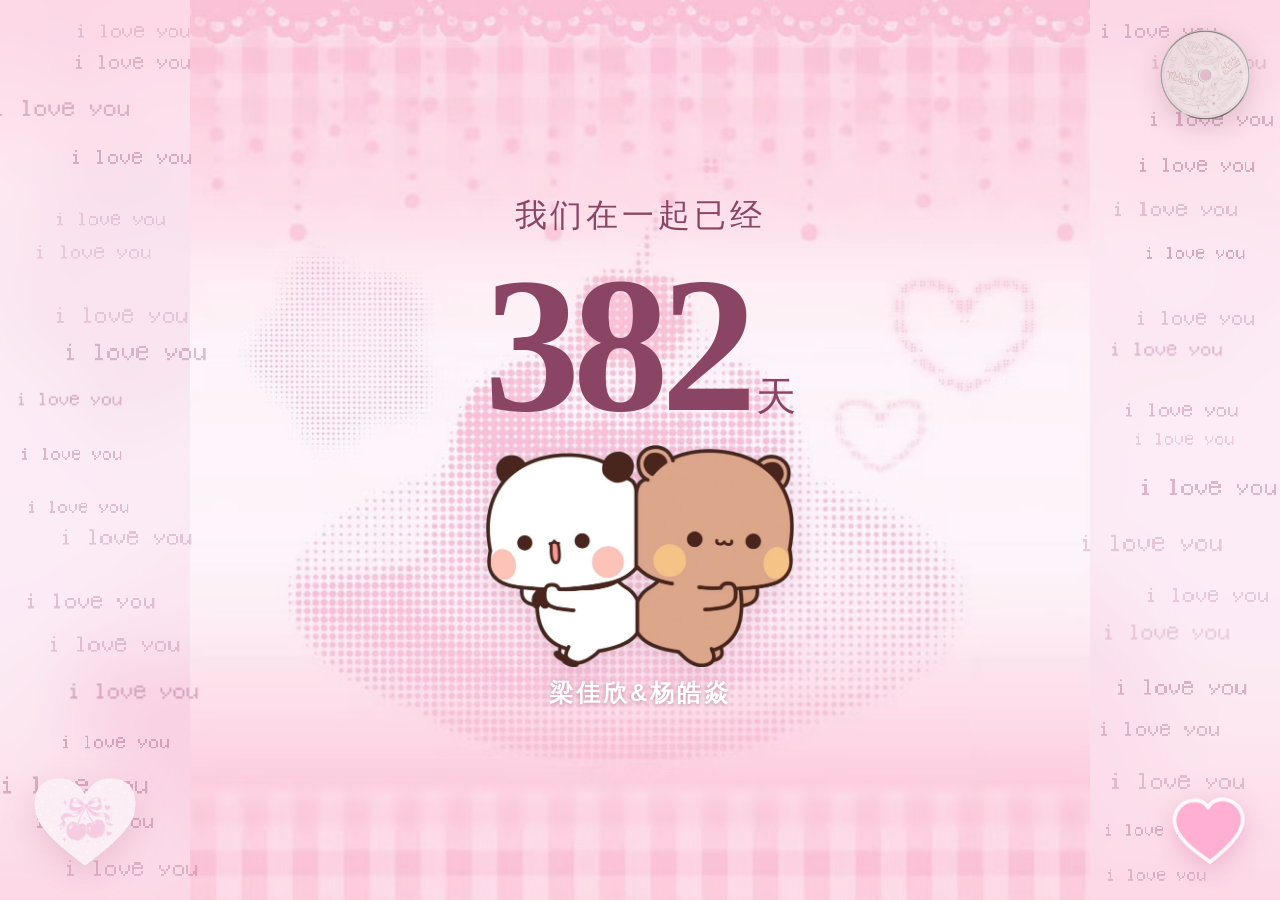
<file: index.html>
<!doctype html>
<html lang="zh-CN">
<head>
  <meta charset="utf-8">
  <meta name="viewport" content="width=device-width, initial-scale=1.0">
  <title>我们在一起已经</title>
  <link rel="stylesheet" href="styles.css">
  <link rel="stylesheet" href="cute-nav.css">
</head>
<body>
  <div id="stars" class="stars" aria-hidden="true"></div>
  <div id="love-layer" class="love-layer" aria-hidden="true"></div>
  <button class="disc-button" id="disc-button" type="button" aria-label="播放音乐" title="播放音乐" aria-pressed="false">
    <img src="assets/disc-button.png" alt="">
  </button>
  <audio id="bg-music" src="assets/music.mp3" preload="auto" loop aria-hidden="true"></audio>
  <main>
    <h1>我们在一起已经</h1>
    <p class="days"><span id="days-count">317</span><span class="unit">天</span></p>
    <a class="couple-link" href="second.html" aria-label="进入第二页">
      <img class="couple" id="couple-image" src="assets/couple.png" alt="两只小熊相拥">
    </a>
    <p class="names" id="names">梁佳欣&amp;杨皓焱</p>
  </main>
  <button class="love-corner-button" id="love-corner-button" type="button" aria-label="进入旋转木马" title="进入旋转木马">
    <img src="assets/love-heart.png" alt="">
  </button>
  <button class="next-corner-button cute-next-arrow" id="next-corner-button" type="button" aria-label="回答一个问题" aria-haspopup="dialog" aria-controls="choice-modal">
    <svg viewBox="0 0 32 30" aria-hidden="true" focusable="false">
  <path class="heart-shape" d="M16 27.5C13.7 25.4 2 18.1 2 10.4 2 5.8 5.7 2 10.4 2c2.5 0 4.6 1.3 5.6 3.3C17 3.3 19.1 2 21.6 2 26.3 2 30 5.8 30 10.4c0 7.7-11.7 15-14 17.1z"></path>
</svg>
    </button>
  <div class="choice-modal" id="choice-modal" hidden>
    <div class="choice-dialog" role="dialog" aria-modal="true" aria-labelledby="choice-question">
      <div class="choice-question-row">
        <img class="choice-sticker" src="emotion_download_1794759835195(1).gif" alt="" aria-hidden="true">
        <p class="choice-question" id="choice-question">宝宝是不是最爱我啦？</p>
      </div>
      <div class="choice-actions">
        <a class="choice-button choice-yes" id="choice-yes" href="envelope.html">是</a>
        <button class="choice-button choice-no" id="choice-no" type="button">不是</button>
      </div>
    </div>
  </div>
  <noscript>
    <p>请启用 JavaScript 以显示动态天数。</p>
  </noscript>
  <script src="script.js"></script>
</body>
</html>
</file>
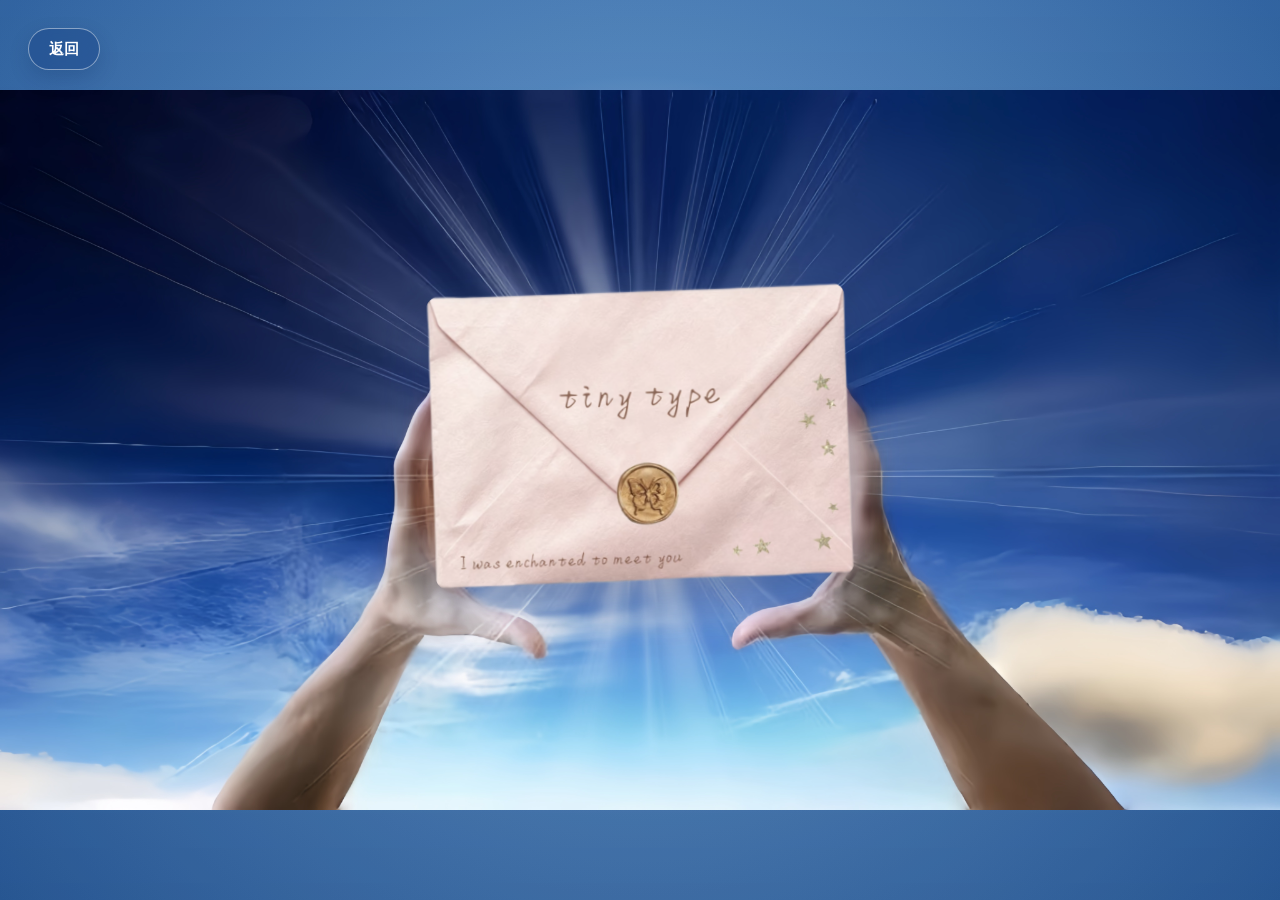
<file: envelope.html>
<!doctype html>
<html lang="zh-CN">
<head>
  <meta charset="utf-8">
  <meta name="viewport" content="width=device-width, initial-scale=1.0">
  <title>给你的一封信</title>
  <link rel="stylesheet" href="envelope.css">
</head>
<body>
  <a class="envelope-back" href="index.html" aria-label="返回首页">返回</a>
  <main class="envelope-scene" aria-label="信封按钮">
    <div class="hands-art">
      <img class="hands-image" src="assets/hands-bg.jpg" alt="">
      <button class="envelope-button" id="envelope-button" type="button" aria-label="打开信封">
        <span class="envelope-glow" aria-hidden="true"></span>
        <img src="assets/envelope.png" alt="">
      </button>
    </div>
  </main>
  <script src="envelope.js"></script>
</body>
</html>
</file>
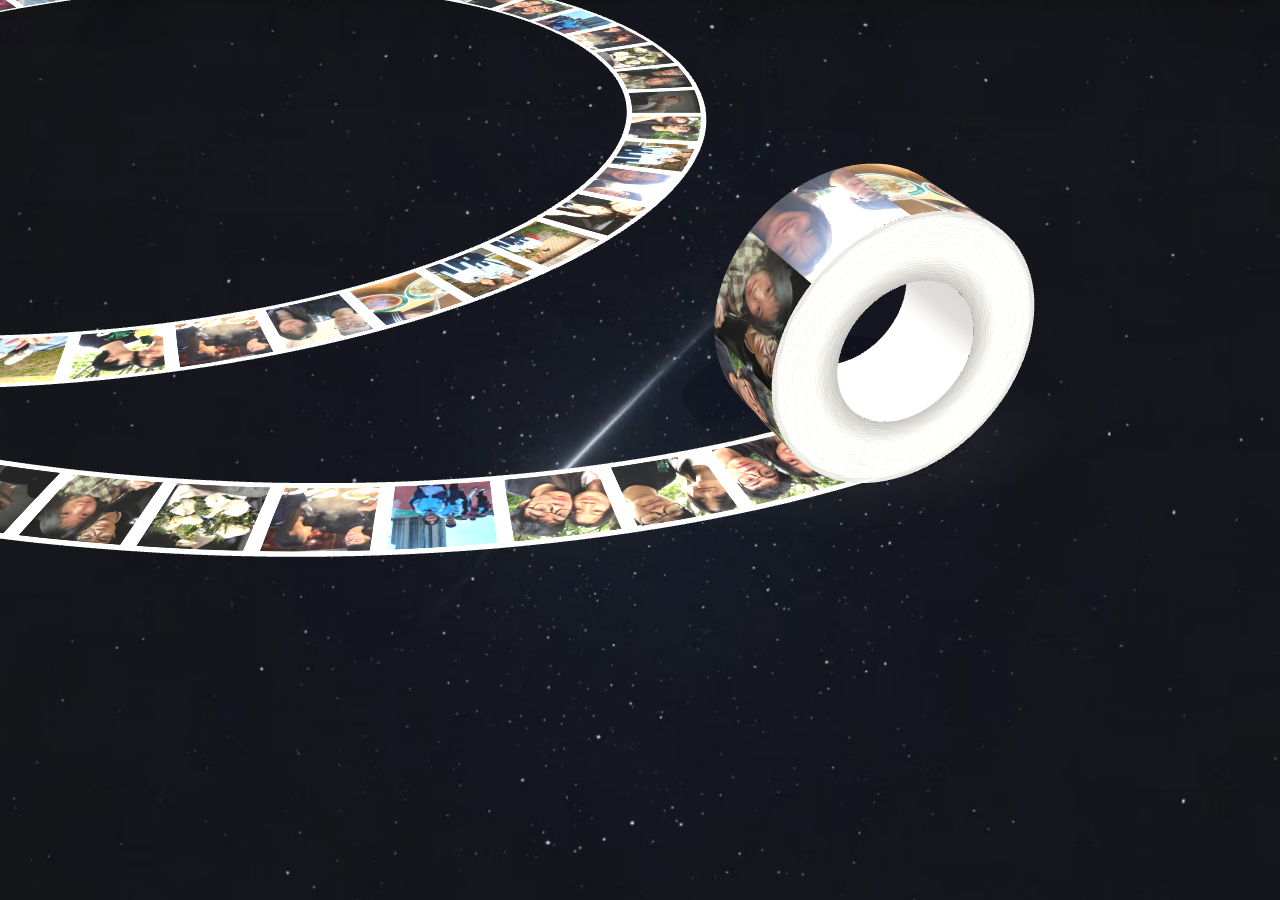
<file: gallery.html>
<!doctype html>
<html lang="en">
  <head>
    <meta charset="UTF-8" />
    <meta
      name="viewport"
      content="width=device-width, initial-scale=1.0, maximum-scale=1.0, user-scalable=no"
    />
    <title>AI 瓒呯骇涓汉</title>
    <style>
      * {
        margin: 0;
        padding: 0;
        box-sizing: border-box;
      }
      html,
      body {
        width: 100%;
        height: 100%;
        overflow: hidden;
        background: #05060b url("./assets/gallery/starry-bg.png") center / cover no-repeat fixed;
        font-family:
          -apple-system, BlinkMacSystemFont, "Segoe UI", Helvetica, Arial,
          sans-serif;
        -webkit-font-smoothing: antialiased;
        touch-action: none;
        user-select: none;
        -webkit-user-select: none;
      }
      #stage {
        position: fixed;
        inset: 0;
        display: block;
        cursor: grab;
      }
      #stage:active {
        cursor: grabbing;
      }

      .hud {
        position: fixed;
        color: #141414;
        z-index: 10;
        pointer-events: none;
        opacity: 0;
      }

      #brand {
        top: 34px;
        left: 40px;
        display: flex;
        align-items: baseline;
        gap: 14px;
      }
      #brand .mark {
        font-size: 30px;
        font-weight: 800;
        letter-spacing: -0.06em;
        font-style: italic;
      }
      #brand .mark sup {
        font-size: 10px;
        font-style: normal;
        font-weight: 600;
        vertical-align: super;
        letter-spacing: 0;
      }
      #brand .sub {
        font-size: 10px;
        font-weight: 600;
        letter-spacing: 0.32em;
        text-transform: uppercase;
        color: #6a6a6e;
      }

      #edition {
        top: 40px;
        right: 40px;
        text-align: right;
        font-size: 10px;
        font-weight: 600;
        letter-spacing: 0.28em;
        text-transform: uppercase;
        color: #6a6a6e;
        line-height: 1.9;
      }
      #edition b {
        color: #141414;
      }

      #counter {
        bottom: 36px;
        right: 40px;
        text-align: right;
      }
      #counter .num {
        font-size: 40px;
        font-weight: 800;
        letter-spacing: -0.03em;
        font-variant-numeric: tabular-nums;
        line-height: 1;
      }
      #counter .lbl {
        margin-top: 6px;
        font-size: 9px;
        font-weight: 600;
        letter-spacing: 0.32em;
        text-transform: uppercase;
        color: #6a6a6e;
      }

      #hint {
        bottom: 40px;
        left: 40px;
        font-size: 10px;
        font-weight: 600;
        letter-spacing: 0.28em;
        text-transform: uppercase;
        color: #6a6a6e;
        display: flex;
        align-items: center;
        gap: 12px;
      }
      #hint .dot {
        width: 7px;
        height: 7px;
        border-radius: 50%;
        background: #e4551f;
        animation: pulse 1.8s ease-in-out infinite;
      }
      @keyframes pulse {
        0%,
        100% {
          transform: scale(1);
          opacity: 1;
        }
        50% {
          transform: scale(1.5);
          opacity: 0.45;
        }
      }

      #meter {
        bottom: 108px;
        right: 40px;
        width: 120px;
        height: 2px;
        background: rgba(20, 20, 20, 0.12);
        overflow: hidden;
      }
      #meter .fill {
        height: 100%;
        width: 0%;
        background: #141414;
        transition: width 0.15s linear;
      }

      @media (max-width: 720px) {
        #brand {
          top: 22px;
          left: 22px;
        }
        #edition {
          top: 26px;
          right: 22px;
        }
        #counter {
          bottom: 24px;
          right: 22px;
        }
        #counter .num {
          font-size: 30px;
        }
        #hint {
          bottom: 28px;
          left: 22px;
          letter-spacing: 0.2em;
        }
        #meter {
          display: none;
        }
      }
      @media (prefers-reduced-motion: reduce) {
        #hint .dot {
          animation: none;
        }
      }
      .gallery-fallback {
        position: fixed;
        inset: 0;
        display: none;
        align-items: center;
        overflow: hidden;
        background:
          linear-gradient(135deg, rgba(4, 7, 16, 0.12), rgba(4, 7, 16, 0.42)),
          url("./assets/gallery/starry-bg.png") center / cover no-repeat;
      }
      .gallery-fallback.is-visible {
        display: flex;
      }
      .gallery-fallback-track {
        display: flex;
        gap: 18px;
        padding-left: 18px;
        animation: gallery-fallback-scroll 58s linear infinite;
      }
      .gallery-fallback img {
        display: block;
        width: min(38vw, 240px);
        height: min(52vh, 340px);
        object-fit: cover;
        border: 9px solid #fffdfb;
        border-radius: 12px;
        box-shadow: 0 16px 30px rgba(120, 70, 90, 0.18);
      }
      @keyframes gallery-fallback-scroll {
        to {
          transform: translateX(-50%);
        }
      }    </style>
  </head>
  <body>
    <canvas id="stage"></canvas>
    <div class="gallery-fallback" id="gallery-fallback" aria-hidden="true"><div class="gallery-fallback-track" id="gallery-fallback-track"></div></div>


    <div class="hud" id="meter"><div class="fill" id="meterFill"></div></div>


    <script src="gallery-photos-v2.js?v=20261002-4"></script>
    <script>
      window.showGalleryFallback = function () {
        var fallback = document.getElementById("gallery-fallback");
        var track = document.getElementById("gallery-fallback-track");
        var photos = window.GALLERY_PHOTOS || [];
        if (!fallback || !track || fallback.classList.contains("is-visible")) return;
        fallback.classList.add("is-visible");
        photos.concat(photos).forEach(function (source, index) {
          var image = document.createElement("img");
          image.src = source;
          image.alt = "鎴戜滑鐨勭収鐗?" + ((index % Math.max(photos.length, 1)) + 1);
          track.appendChild(image);
        });
      };
      setTimeout(function () {
        if (typeof THREE === "undefined" || typeof gsap === "undefined") {
          window.showGalleryFallback();
        }
      }, 2600);
    </script>    <script src="assets/vendor/three.min.js" onerror="window.showGalleryFallback()"></script>
    <script src="assets/vendor/gsap.min.js" onerror="window.showGalleryFallback()"></script>
    <script>
      (function () {
        "use strict";

        if (typeof THREE === "undefined" || typeof gsap === "undefined") {
          window.showGalleryFallback();
          return;
        }

        /* ============================================================
     VX 鈥?THE PRINTING ROLL
     An endless strip of paper unrolls behind a heavy roll,
     printing portfolio pages in its wake. One texture atlas,
     one ribbon mesh, fixed vertex budget, zero per-frame
     allocations. Everything procedural, nothing external.
     ============================================================ */

        // ---------- Constants ----------
        var RIBBON_W = 1.5; // paper width
        var ATLAS_N = Math.max(1, (window.GALLERY_PHOTOS || []).length); // pages in the atlas
        var ROLL_R = 1.75;
        // one full revolution lays down exactly one atlas 鈥?this is what makes the
        // print on the barrel hand off to the floor with zero drift, forever
        var CARD_LEN = (2 * Math.PI * ROLL_R) / 8;
        var INNER_R = ROLL_R * 0.52;
        var STEP = 0.12; // path sampling distance
        var MAX_PTS = 760; // fixed history budget (~91 world units of trail)
        var CURL_SEG = 16; // segments peeling off the roll
        var MAX_SEG = MAX_PTS + CURL_SEG + 2;
        var FLOOR_RGB = "vec3(0.905, 0.905, 0.912)";
        var ATLAS_CELL = 186;
        var atlasCanvas = null;
        var atlasTexture = null;
        var BARREL_PHOTOS = Math.min(8, ATLAS_N);
        var barrelCanvas = null;
        var barrelTexture = null;
        var photoImages = [];
        var photoSources = window.GALLERY_PHOTOS || [];

        // ---------- Renderer / scene ----------
        var canvas = document.getElementById("stage");
        var renderer = new THREE.WebGLRenderer({
          canvas: canvas,
          antialias: true,
          alpha: true,
        });
        renderer.setPixelRatio(Math.min(window.devicePixelRatio || 1, 2));
        renderer.setClearColor(0x000000, 0);
        renderer.setSize(window.innerWidth, window.innerHeight);
        renderer.shadowMap.enabled = true;
        renderer.shadowMap.type = THREE.PCFSoftShadowMap;
        renderer.outputEncoding = THREE.sRGBEncoding;
        ATLAS_CELL = Math.min(ATLAS_CELL, Math.floor(Math.min(4096, renderer.capabilities.maxTextureSize) / ATLAS_N));

        var scene = new THREE.Scene();
        scene.background = null;
        scene.fog = new THREE.Fog(0x060812, 28, 62);

        var camera = new THREE.PerspectiveCamera(
          32,
          window.innerWidth / window.innerHeight,
          0.5,
          200,
        );

        // ---------- Lighting ----------
        var hemi = new THREE.HemisphereLight(0xffffff, 0xd6d6da, 0.95);
        scene.add(hemi);

        var sun = new THREE.DirectionalLight(0xffffff, 0.85);
        sun.castShadow = true;
        sun.shadow.mapSize.set(2048, 2048);
        sun.shadow.camera.left = -9;
        sun.shadow.camera.right = 9;
        sun.shadow.camera.top = 9;
        sun.shadow.camera.bottom = -9;
        sun.shadow.camera.near = 1;
        sun.shadow.camera.far = 40;
        sun.shadow.bias = -0.0004;
        sun.shadow.normalBias = 0.02;
        scene.add(sun);
        scene.add(sun.target);

        var fill = new THREE.DirectionalLight(0xffffff, 0.22);
        fill.position.set(-6, 4, -8);
        scene.add(fill);

        // ---------- Floor ----------
        var floor = new THREE.Mesh(
          new THREE.PlaneGeometry(400, 400),
          new THREE.MeshStandardMaterial({
            color: 0x0b0f1a,
            roughness: 1.0,
            metalness: 0,
            transparent: true,
            opacity: 0.2,
            depthWrite: false,
          }),
        );
        floor.rotation.x = -Math.PI / 2;
        floor.receiveShadow = true;
        scene.add(floor);

        // ============================================================
        // Procedural texture atlas 鈥?8 portfolio pages, one canvas
        // ============================================================
        var seed = 7;
        function rand() {
          seed = (seed * 16807) % 2147483647;
          return (seed - 1) / 2147483646;
        }

        function buildAtlas() {
          var CELL = ATLAS_CELL;
          var cv = atlasCanvas || (atlasCanvas = document.createElement("canvas"));
          cv.width = CELL * ATLAS_N;
          cv.height = CELL;
          var g = cv.getContext("2d");

          var INK = "#161616",
            PAPER = "#fbfaf7";
          var ORANGE = "#e4551f",
            AMBER = "#f0a32e",
            BLUE = "#1e4fd6";
          var GRAYS = ["#2a2a2c", "#4a4a4e", "#6f6f74", "#9a9aa0", "#c5c5ca"];

          // paper strip base
          g.fillStyle = "#f6f5f1";
          g.fillRect(0, 0, cv.width, cv.height);
          // faint fibre grain
          for (var i = 0; i < 2600; i++) {
            g.fillStyle = "rgba(120,116,105," + (0.015 + rand() * 0.03) + ")";
            g.fillRect(
              rand() * cv.width,
              rand() * cv.height,
              1 + rand() * 2,
              1,
            );
          }

          function bars(x, y, w, n, lh, color) {
            g.fillStyle = color || "#c9c8c2";
            for (var r = 0; r < n; r++) {
              var bw = w * (0.55 + rand() * 0.45);
              g.fillRect(x, y + r * lh, bw, Math.max(2, lh * 0.42));
            }
          }
          function label(x, y, txt, color, size) {
            g.fillStyle = color || INK;
            g.font =
              "700 " +
              (size || 13) +
              'px -apple-system, "Segoe UI", Helvetica, Arial, sans-serif';
            g.fillText(txt, x, y);
          }
          function mono(x, y, txt, color, size) {
            g.fillStyle = color || "#8a8a86";
            g.font =
              "600 " +
              (size || 11) +
              'px "SF Mono", Menlo, Consolas, monospace';
            g.fillText(txt, x, y);
          }
          // fake photo: layered gradient blocks
          function photo(x, y, w, h, tint) {
            var gr = g.createLinearGradient(x, y, x + w, y + h);
            gr.addColorStop(0, tint[0]);
            gr.addColorStop(1, tint[1]);
            g.fillStyle = gr;
            g.fillRect(x, y, w, h);
            for (var b = 0; b < 9; b++) {
              var bw = w * (0.08 + rand() * 0.3),
                bh = h * (0.1 + rand() * 0.5);
              var bx = x + rand() * (w - bw),
                by = y + h - bh - rand() * h * 0.25;
              g.fillStyle =
                "rgba(" +
                (rand() < 0.5 ? "20,20,22" : "245,244,240") +
                "," +
                (0.12 + rand() * 0.3) +
                ")";
              g.fillRect(bx, by, bw, bh);
            }
            var hl = g.createLinearGradient(x, y, x, y + h * 0.5);
            hl.addColorStop(0, "rgba(255,255,255,0.28)");
            hl.addColorStop(1, "rgba(255,255,255,0)");
            g.fillStyle = hl;
            g.fillRect(x, y, w, h * 0.5);
          }

          var M = 30; // card inset inside cell

          function cardFrame(cx) {
            var x = cx + M,
              y = M,
              w = CELL - M * 2,
              h = CELL - M * 2;
            g.save();
            g.shadowColor = "rgba(30,30,30,0.10)";
            g.shadowBlur = 14;
            g.shadowOffsetY = 3;
            g.fillStyle = PAPER;
            g.fillRect(x, y, w, h);
            g.restore();
            g.strokeStyle = "rgba(20,20,20,0.08)";
            g.lineWidth = 1;
            g.strokeRect(x + 0.5, y + 0.5, w - 1, h - 1);
            return { x: x, y: y, w: w, h: h };
          }
          function indexTag(f, n) {
            g.save();
            g.translate(f.x + f.w - 12, f.y + f.h - 14);
            g.rotate(-Math.PI / 2);
            mono(
              0,
              0,
              "0" + String(n) + String.fromCharCode(47) + "008",
              "#9a9994",
              11,
            );
            g.restore();
          }

          var draws = [
            // 01 鈥?orange field, dark disc, editorial header
            function (f) {
              label(f.x + 22, f.y + 36, "VX PRESS", INK, 15);
              mono(f.x + f.w - 96, f.y + 34, "A/W 26");
              g.fillStyle = ORANGE;
              g.fillRect(f.x + 22, f.y + 54, f.w - 44, f.h - 150);
              g.fillStyle = "rgba(20,16,12,0.85)";
              g.beginPath();
              g.arc(
                f.x + f.w / 2,
                f.y + 54 + (f.h - 150) / 2,
                (f.h - 150) * 0.31,
                0,
                Math.PI * 2,
              );
              g.fill();
              g.fillStyle = "rgba(255,255,255,0.9)";
              g.fillRect(f.x + 44, f.y + 54 + (f.h - 150) * 0.68, f.w - 200, 5);
              bars(f.x + 22, f.y + f.h - 78, f.w * 0.5, 3, 15);
              label(
                f.x + f.w - 130,
                f.y + f.h - 30,
                "ATELIER 041",
                "#8a8a86",
                11,
              );
            },
            // 02 鈥?black and white architecture photo
            function (f) {
              photo(f.x + 20, f.y + 20, f.w - 40, f.h * 0.62, [
                "#3a3a3e",
                "#0e0e10",
              ]);
              label(f.x + 22, f.y + f.h * 0.62 + 52, "CONCRETE INDEX", INK, 17);
              bars(f.x + 22, f.y + f.h * 0.62 + 70, f.w - 60, 3, 15);
              mono(f.x + 22, f.y + f.h - 26, "PP. 112 鈥?139");
            },
            // 03 鈥?typographic cover
            function (f) {
              g.fillStyle = INK;
              g.font =
                '800 italic 128px -apple-system, "Segoe UI", Helvetica, Arial, sans-serif';
              g.fillText("VX", f.x + 26, f.y + 148);
              g.fillStyle = ORANGE;
              g.fillRect(f.x + 30, f.y + 176, 66, 10);
              bars(f.x + 30, f.y + 214, f.w - 90, 7, 22, "#b9b8b2");
              label(
                f.x + 30,
                f.y + f.h - 34,
                "MANIFESTO 鈥?TEN RULES OF PRINT",
                "#5c5c60",
                12,
              );
            },
            // 04 鈥?grid of six studies
            function (f) {
              label(f.x + 22, f.y + 36, "STUDIES", INK, 14);
              mono(f.x + f.w - 108, f.y + 34, "GRID 3脳2");
              var tints = [
                ["#c9c9ce", "#8f8f96"],
                [AMBER, "#c77e14"],
                ["#2c2c30", "#141416"],
                ["#dcd9d2", "#b0aca2"],
                [BLUE, "#123089"],
                ["#7d7d84", "#4c4c52"],
              ];
              var gw = (f.w - 44 - 24) / 3,
                gh = (f.h - 170) / 2;
              for (var i2 = 0; i2 < 6; i2++) {
                var gx = f.x + 22 + (i2 % 3) * (gw + 12);
                var gy = f.y + 56 + Math.floor(i2 / 3) * (gh + 12);
                photo(gx, gy, gw, gh, tints[i2]);
              }
              bars(f.x + 22, f.y + f.h - 84, f.w * 0.6, 3, 15);
            },
            // 05 鈥?amber arcs
            function (f) {
              g.fillStyle = AMBER;
              g.fillRect(f.x + 20, f.y + 20, f.w - 40, f.h - 40);
              g.strokeStyle = "rgba(251,250,247,0.9)";
              g.lineWidth = 7;
              for (var a2 = 0; a2 < 5; a2++) {
                g.beginPath();
                g.arc(
                  f.x + f.w * 0.5,
                  f.y + f.h * 0.86,
                  46 + a2 * 34,
                  Math.PI,
                  Math.PI * 2,
                );
                g.stroke();
              }
              g.fillStyle = "rgba(22,18,10,0.9)";
              g.fillRect(f.x + 42, f.y + 46, 88, 12);
              label(f.x + 42, f.y + 84, "SOUND / SHAPE", "#161616", 15);
              mono(
                f.x + 42,
                f.y + f.h - 44,
                "INSTALLATION 鈥?HALL B",
                "rgba(22,18,10,0.75)",
              );
            },
            // 06 鈥?device mock over blue band
            function (f) {
              g.fillStyle = BLUE;
              g.fillRect(f.x + 20, f.y + f.h * 0.58, f.w - 40, f.h * 0.42 - 20);
              label(f.x + 24, f.y + 42, "INTERFACE No.9", INK, 15);
              bars(f.x + 24, f.y + 58, f.w * 0.55, 2, 14);
              // device
              var dw = f.w * 0.44,
                dh = f.h * 0.52,
                dx = f.x + f.w / 2 - dw / 2,
                dy = f.y + f.h * 0.3;
              g.save();
              g.shadowColor = "rgba(10,20,60,0.35)";
              g.shadowBlur = 18;
              g.shadowOffsetY = 8;
              g.fillStyle = "#101014";
              g.fillRect(dx, dy, dw, dh);
              g.restore();
              g.fillStyle = "#fbfaf7";
              g.fillRect(dx + 8, dy + 8, dw - 16, dh - 16);
              photo(dx + 8, dy + 8, dw - 16, (dh - 16) * 0.5, [
                "#9aa8d8",
                "#5468b8",
              ]);
              bars(dx + 16, dy + 12 + (dh - 16) * 0.5 + 8, dw - 44, 4, 12);
              mono(
                f.x + 26,
                f.y + f.h - 32,
                "CASE 鈥?LEDGER APP",
                "rgba(251,250,247,0.85)",
              );
            },
            // 07 鈥?quiet white, small centered plate
            function (f) {
              var pw = f.w * 0.42,
                ph = f.h * 0.4;
              photo(f.x + (f.w - pw) / 2, f.y + 72, pw, ph, [
                "#d9d6cd",
                "#a8a49a",
              ]);
              g.fillStyle = ORANGE;
              g.beginPath();
              g.arc(f.x + (f.w + pw) / 2 - 8, f.y + 72 + 8, 9, 0, Math.PI * 2);
              g.fill();
              label(
                f.x + f.w / 2 - 62,
                f.y + 96 + ph + 26,
                "STILL LIFE, 04",
                INK,
                14,
              );
              bars(f.x + f.w / 2 - 84, f.y + 96 + ph + 44, 168, 3, 14);
              mono(f.x + f.w / 2 - 46, f.y + f.h - 30, "EDITION 2026");
            },
            // 08 鈥?dark closing plate
            function (f) {
              g.fillStyle = "#141416";
              g.fillRect(f.x + 20, f.y + 20, f.w - 40, f.h - 40);
              g.strokeStyle = "rgba(251,250,247,0.35)";
              g.lineWidth = 1;
              for (var l2 = 0; l2 < 6; l2++) {
                g.beginPath();
                g.moveTo(f.x + 44, f.y + 70 + l2 * 26);
                g.lineTo(f.x + f.w - 44, f.y + 70 + l2 * 26);
                g.stroke();
              }
              g.fillStyle = ORANGE;
              g.beginPath();
              g.arc(f.x + f.w - 78, f.y + 96, 16, 0, Math.PI * 2);
              g.fill();
              g.fillStyle = "#fbfaf7";
              g.font =
                '800 italic 44px -apple-system, "Segoe UI", Helvetica, Arial, sans-serif';
              g.fillText("END / LOOP", f.x + 44, f.y + f.h - 96);
              mono(
                f.x + 44,
                f.y + f.h - 52,
                "THE ROLL CONTINUES",
                "rgba(251,250,247,0.6)",
              );
            },
          ];

          drawPhotoAtlas(g, CELL);

          var tex = new THREE.CanvasTexture(cv);
          tex.wrapS = THREE.RepeatWrapping;
          tex.wrapT = THREE.ClampToEdgeWrapping;
          tex.encoding = THREE.sRGBEncoding;
          tex.anisotropy = renderer.capabilities.getMaxAnisotropy();
          atlasTexture = tex;
          return tex;
        }

        function drawImageCover(ctx, image, x, y, width, height) {
          var sourceRatio = image.width / image.height;
          var targetRatio = width / height;
          var sx = 0,
            sy = 0,
            sw = image.width,
            sh = image.height;
          if (sourceRatio > targetRatio) {
            sw = image.height * targetRatio;
            sx = (image.width - sw) / 2;
          } else {
            sh = image.width / targetRatio;
            sy = (image.height - sh) / 2;
          }
          ctx.drawImage(image, sx, sy, sw, sh, x, y, width, height);
        }

        function drawPhotoAtlas(ctx, cell) {
          var pad = 8;
          for (var index = 0; index < ATLAS_N; index++) {
            var x = index * cell;
            var image = photoImages[index];
            ctx.fillStyle = "#fbfaf7";
            ctx.fillRect(x, 0, cell, cell);
            ctx.strokeStyle = "rgba(20,20,20,0.12)";
            ctx.lineWidth = 1;
            ctx.strokeRect(x + 0.5, 0.5, cell - 1, cell - 1);

            if (image) {
              drawImageCover(ctx, image, x + pad, pad, cell - pad * 2, cell - pad * 2);
            } else {
              var gradient = ctx.createLinearGradient(x, 0, x + cell, cell);
              gradient.addColorStop(0, index % 2 ? "#efc7d7" : "#f6d7e3");
              gradient.addColorStop(1, index % 2 ? "#e7a9c1" : "#efc0d3");
              ctx.fillStyle = gradient;
              ctx.fillRect(x + pad, pad, cell - pad * 2, cell - pad * 2);
            }
          }
        }

        function drawPhotoStrip(ctx, cell, count) {
          for (var index = 0; index < count; index++) {
            var sourceIndex = Math.floor((index * ATLAS_N) / count) % ATLAS_N;
            var image = photoImages[sourceIndex];
            var x = index * cell;
            ctx.fillStyle = "#fbfaf7";
            ctx.fillRect(x, 0, cell, cell);

            if (image) {
              drawImageCover(ctx, image, x, 0, cell, cell);
            } else {
              var gradient = ctx.createLinearGradient(x, 0, x + cell, cell);
              gradient.addColorStop(0, index % 2 ? "#efc7d7" : "#f6d7e3");
              gradient.addColorStop(1, index % 2 ? "#e7a9c1" : "#efc0d3");
              ctx.fillStyle = gradient;
              ctx.fillRect(x, 0, cell, cell);
            }

            var shade = ctx.createLinearGradient(x, 0, x + cell, 0);
            shade.addColorStop(0, "rgba(65,45,35,0.12)");
            shade.addColorStop(0.12, "rgba(255,255,255,0.05)");
            shade.addColorStop(0.88, "rgba(255,255,255,0.04)");
            shade.addColorStop(1, "rgba(65,45,35,0.12)");
            ctx.fillStyle = shade;
            ctx.fillRect(x, 0, cell, cell);
          }
        }

        function buildBarrelTexture() {
          var count = BARREL_PHOTOS;
          var cell = Math.max(96, Math.floor(2048 / count));
          var cv = document.createElement("canvas");
          cv.width = cell * count;
          cv.height = cell;
          drawPhotoStrip(cv.getContext("2d"), cell, count);

          var tex = new THREE.CanvasTexture(cv);
          tex.wrapS = THREE.RepeatWrapping;
          tex.wrapT = THREE.ClampToEdgeWrapping;
          tex.encoding = THREE.sRGBEncoding;
          tex.anisotropy = renderer.capabilities.getMaxAnisotropy();
          barrelCanvas = cv;
          barrelTexture = tex;
          return tex;
        }

        function loadGalleryPhotos() {
          if (!photoSources.length) {
            return;
          }
          photoSources.forEach(function (source, index) {
            var image = new Image();
            image.decoding = "async";
            image.onload = function () {
              photoImages[index] = image;
              if (atlasCanvas && atlasTexture) {
                drawPhotoAtlas(atlasCanvas.getContext("2d"), ATLAS_CELL);
                atlasTexture.needsUpdate = true;
              }
              if (barrelCanvas && barrelTexture) {
                drawPhotoStrip(barrelCanvas.getContext("2d"), barrelCanvas.width / BARREL_PHOTOS, BARREL_PHOTOS);
                barrelTexture.needsUpdate = true;
              }
            };
            image.src = source;
          });
        }
        // Spiral cap: hundreds of wound paper layers, drawn once
        function buildCapTexture() {
          var S = 1024;
          var cv = document.createElement("canvas");
          cv.width = S;
          cv.height = S;
          var g = cv.getContext("2d");
          var cx = S / 2,
            innerPx = (INNER_R / ROLL_R) * (S / 2);

          g.fillStyle = "#f2f1ec";
          g.fillRect(0, 0, S, S);

          for (var r = innerPx; r < S / 2 - 1; r += 2.1) {
            var a = 0.045 + rand() * 0.1 + (r % 29 < 2.2 ? 0.12 : 0);
            g.strokeStyle = "rgba(112,110,102," + a.toFixed(3) + ")";
            g.lineWidth = rand() < 0.12 ? 1.6 : 0.8;
            g.beginPath();
            g.arc(cx, cx, r, 0, Math.PI * 2);
            g.stroke();
          }
          // spiral cut line
          g.strokeStyle = "rgba(90,88,80,0.35)";
          g.lineWidth = 1.4;
          g.beginPath();
          var turns = 26;
          for (var t = 0; t <= 1; t += 0.002) {
            var rr = innerPx + t * (S / 2 - innerPx - 2);
            var an = t * turns * Math.PI * 2;
            var px = cx + Math.cos(an) * rr,
              py = cx + Math.sin(an) * rr;
            if (t === 0) g.moveTo(px, py);
            else g.lineTo(px, py);
          }
          g.stroke();
          // inner shading
          var sh = g.createRadialGradient(
            cx,
            cx,
            innerPx,
            cx,
            cx,
            innerPx + 90,
          );
          sh.addColorStop(0, "rgba(60,58,52,0.32)");
          sh.addColorStop(1, "rgba(60,58,52,0)");
          g.fillStyle = sh;
          g.beginPath();
          g.arc(cx, cx, S / 2, 0, Math.PI * 2);
          g.fill();
          // outer rim
          var rim = g.createRadialGradient(cx, cx, S / 2 - 26, cx, cx, S / 2);
          rim.addColorStop(0, "rgba(60,58,52,0)");
          rim.addColorStop(1, "rgba(60,58,52,0.22)");
          g.fillStyle = rim;
          g.beginPath();
          g.arc(cx, cx, S / 2, 0, Math.PI * 2);
          g.fill();

          var tex = new THREE.CanvasTexture(cv);
          tex.encoding = THREE.sRGBEncoding;
          tex.anisotropy = renderer.capabilities.getMaxAnisotropy();
          return tex;
        }

        // Blob shadow under the roll
        function buildBlobTexture() {
          var S = 256;
          var cv = document.createElement("canvas");
          cv.width = S;
          cv.height = S;
          var g = cv.getContext("2d");
          var gr = g.createRadialGradient(S / 2, S / 2, 6, S / 2, S / 2, S / 2);
          gr.addColorStop(0, "rgba(20,20,22,0.34)");
          gr.addColorStop(0.55, "rgba(20,20,22,0.14)");
          gr.addColorStop(1, "rgba(20,20,22,0)");
          g.fillStyle = gr;
          g.fillRect(0, 0, S, S);
          return new THREE.CanvasTexture(cv);
        }

        var atlasTex = buildAtlas();
        var barrelTex = buildBarrelTexture();
        loadGalleryPhotos();
        var capTex = buildCapTexture();

        // ============================================================
        // The roll
        // ============================================================
        var rollGroup = new THREE.Group(); // yaw + position
        var spinner = new THREE.Group(); // rolls about local X
        rollGroup.add(spinner);
        scene.add(rollGroup);

        // The side of the roll gets its own strip with fewer, larger photos. This
        // keeps each image readable around the circumference instead of collapsing
        // all 34 cards into thin vertical stripes.
        barrelTex.needsUpdate = true;
        barrelTex.wrapS = THREE.RepeatWrapping;
        barrelTex.wrapT = THREE.ClampToEdgeWrapping;
        barrelTex.repeat.set(1, 1);
        barrelTex.offset.x = 0.5 / BARREL_PHOTOS;
        var paperMat = new THREE.MeshStandardMaterial({
          map: barrelTex,
          roughness: 0.92,
          metalness: 0,
        });

        var barrelGeo = new THREE.CylinderGeometry(
          ROLL_R,
          ROLL_R,
          RIBBON_W,
          96,
          1,
          true,
        );
        barrelGeo.rotateZ(Math.PI / 2);
        var barrel = new THREE.Mesh(barrelGeo, paperMat);
        barrel.castShadow = true;
        spinner.add(barrel);

        var capMat = new THREE.MeshStandardMaterial({
          map: capTex,
          roughness: 0.95,
          metalness: 0,
        });
        var capGeo = new THREE.RingGeometry(INNER_R, ROLL_R, 96, 1);
        var capR = new THREE.Mesh(capGeo, capMat);
        capR.rotation.y = Math.PI / 2;
        capR.position.x = RIBBON_W / 2 + 0.001;
        capR.castShadow = true;
        spinner.add(capR);
        var capL = new THREE.Mesh(capGeo, capMat);
        capL.rotation.y = -Math.PI / 2;
        capL.position.x = -RIBBON_W / 2 - 0.001;
        capL.castShadow = true;
        spinner.add(capL);

        var coreGeo = new THREE.CylinderGeometry(
          INNER_R,
          INNER_R,
          RIBBON_W * 1.002,
          48,
          1,
          true,
        );
        coreGeo.rotateZ(Math.PI / 2);
        var core = new THREE.Mesh(
          coreGeo,
          new THREE.MeshStandardMaterial({
            color: 0xdad7cf,
            roughness: 1,
            metalness: 0,
            side: THREE.DoubleSide,
          }),
        );
        spinner.add(core);

        var blob = new THREE.Mesh(
          new THREE.PlaneGeometry(ROLL_R * 3.4, RIBBON_W * 2.2),
          new THREE.MeshBasicMaterial({
            map: buildBlobTexture(),
            transparent: true,
            depthWrite: false,
          }),
        );
        blob.rotation.x = -Math.PI / 2;
        blob.renderOrder = 1;
        scene.add(blob);

        // ============================================================
        // Ribbon 鈥?one fixed-budget mesh, rebuilt in place each frame
        // ============================================================
        var VERTS = (MAX_SEG + 1) * 2;
        var posArr = new Float32Array(VERTS * 3);
        var nrmArr = new Float32Array(VERTS * 3);
        var uvArr = new Float32Array(VERTS * 2);
        var sArr = new Float32Array(VERTS);
        var idxArr = new Uint16Array(MAX_SEG * 6);
        for (var iq = 0; iq < MAX_SEG; iq++) {
          var v0 = iq * 2;
          idxArr[iq * 6 + 0] = v0;
          idxArr[iq * 6 + 1] = v0 + 1;
          idxArr[iq * 6 + 2] = v0 + 2;
          idxArr[iq * 6 + 3] = v0 + 1;
          idxArr[iq * 6 + 4] = v0 + 3;
          idxArr[iq * 6 + 5] = v0 + 2;
        }

        var ribbonGeo = new THREE.BufferGeometry();
        ribbonGeo.setAttribute(
          "position",
          new THREE.BufferAttribute(posArr, 3).setUsage(THREE.DynamicDrawUsage),
        );
        ribbonGeo.setAttribute(
          "normal",
          new THREE.BufferAttribute(nrmArr, 3).setUsage(THREE.DynamicDrawUsage),
        );
        ribbonGeo.setAttribute(
          "uv",
          new THREE.BufferAttribute(uvArr, 2).setUsage(THREE.DynamicDrawUsage),
        );
        ribbonGeo.setAttribute(
          "aS",
          new THREE.BufferAttribute(sArr, 1).setUsage(THREE.DynamicDrawUsage),
        );
        ribbonGeo.setIndex(new THREE.BufferAttribute(idxArr, 1));
        ribbonGeo.setDrawRange(0, 0);

        var uTailS = { value: 0 };

        var ribbonMat = new THREE.MeshStandardMaterial({
          map: atlasTex,
          roughness: 0.9,
          metalness: 0,
          side: THREE.DoubleSide,
        });
        ribbonMat.onBeforeCompile = function (shader) {
          shader.uniforms.uTailS = uTailS;
          shader.vertexShader = shader.vertexShader
            .replace(
              "#include <common>",
              "#include <common>\nattribute float aS;\nvarying float vS;",
            )
            .replace(
              "#include <begin_vertex>",
              "#include <begin_vertex>\nvS = aS;",
            );
          shader.fragmentShader = shader.fragmentShader
            .replace(
              "#include <common>",
              "#include <common>\nvarying float vS;\nuniform float uTailS;",
            )
            .replace(
              "#include <map_fragment>",
              "#include <map_fragment>\n" +
                // tail dissolves into the floor before recycling
                "float tail = smoothstep(uTailS, uTailS + 3.0, vS);\n" +
                "diffuseColor.rgb = mix(" +
                FLOOR_RGB +
                ", diffuseColor.rgb, tail);",
            );
        };

        var ribbon = new THREE.Mesh(ribbonGeo, ribbonMat);
        ribbon.frustumCulled = false;
        ribbon.receiveShadow = true;
        scene.add(ribbon);

        // ============================================================
        // Motion solver 鈥?heavy spring-damper, real rolling
        // ============================================================
        var pos = new THREE.Vector2(0, 0);
        var vel = new THREE.Vector2(0, 0);
        var target = new THREE.Vector2(0, 0);
        var yaw = 0;
        var sTotal = 0;
        var REV = 2 * Math.PI * ROLL_R;

        var SPRING = 16.0;
        var DAMP = 5.4;
        var MAX_SPEED = 9.0;

        // path history 鈥?preallocated ring of plain records
        var hx = new Float32Array(MAX_PTS);
        var hz = new Float32Array(MAX_PTS);
        var hs = new Float32Array(MAX_PTS);
        var head = -1; // index of newest
        var count = 0;

        function pushPoint(x, z, s) {
          head = (head + 1) % MAX_PTS;
          hx[head] = x;
          hz[head] = z;
          hs[head] = s;
          if (count < MAX_PTS) count++;
        }
        function getPt(i, out) {
          // i = 0 oldest 鈥?count-1 newest
          var k = (head - (count - 1) + i + MAX_PTS * 2) % MAX_PTS;
          out.x = hx[k];
          out.z = hz[k];
          out.s = hs[k];
        }

        pushPoint(0, 0, 0);

        function angleLerp(a, b, t) {
          var d = b - a;
          while (d > Math.PI) d -= Math.PI * 2;
          while (d < -Math.PI) d += Math.PI * 2;
          return a + d * t;
        }

        var _acc = new THREE.Vector2();
        var _dp = new THREE.Vector2();

        function stepMotion(dt) {
          _acc.copy(target).sub(pos).multiplyScalar(SPRING);
          _acc.addScaledVector(vel, -DAMP);
          vel.addScaledVector(_acc, dt);
          var sp = vel.length();
          if (sp > MAX_SPEED) vel.multiplyScalar(MAX_SPEED / sp);
          _dp.copy(vel).multiplyScalar(dt);
          var ds = _dp.length();
          if (ds > 1e-6) {
            pos.add(_dp);
            sTotal += ds;
            if (sp > 0.06) {
              var ty = Math.atan2(vel.x, vel.y); // vel.y is world z
              yaw = angleLerp(yaw, ty, 1 - Math.exp(-7 * dt));
            }
            // sample the path by distance, never by time
            var lx = hx[head],
              lz = hz[head];
            var ddx = pos.x - lx,
              ddz = pos.y - lz;
            if (ddx * ddx + ddz * ddz >= STEP * STEP) {
              pushPoint(pos.x, pos.y, sTotal);
            }
          }
        }

        // ============================================================
        // Ribbon rebuild 鈥?zero allocations
        // ============================================================
        var _a = { x: 0, z: 0, s: 0 };
        var _b = { x: 0, z: 0, s: 0 };
        var _c = { x: 0, z: 0, s: 0 };
        var CURL_MAX = 0.85; // radians of peel wrapped onto the barrel

        function writeVert(vi, x, y, z, nx, ny, nz, u, vv, s) {
          var p3 = vi * 3,
            p2 = vi * 2;
          posArr[p3] = x;
          posArr[p3 + 1] = y;
          posArr[p3 + 2] = z;
          nrmArr[p3] = nx;
          nrmArr[p3 + 1] = ny;
          nrmArr[p3 + 2] = nz;
          uvArr[p2] = u;
          uvArr[p2 + 1] = vv;
          sArr[vi] = s;
        }

        function rebuildRibbon() {
          var n = count;
          if (n < 2) {
            ribbonGeo.setDrawRange(0, 0);
            return;
          }

          getPt(0, _a);
          var sTail = _a.s;
          var half = RIBBON_W / 2;
          var vi = 0;
          var uSpan = CARD_LEN * ATLAS_N;
          var uBase = Math.floor(sTail / uSpan) * uSpan;

          // smoothed forward from yaw 鈥?stable even when velocity crosses zero
          var fx = Math.sin(yaw),
            fz = Math.cos(yaw);
          var sxc = fz,
            szc = -fx;

          // ---- flat printed trail ----
          var ptx = 0,
            ptz = 0,
            hasPrev = false;
          for (var i = 0; i < n; i++) {
            getPt(i, _b);
            var tx, tz;
            if (i === n - 1) {
              // head tangent from smoothed yaw, never from noisy point deltas
              tx = fx;
              tz = fz;
            } else {
              var i0 = i > 0 ? i - 1 : 0;
              var i1 = i + 1;
              getPt(i0, _a);
              getPt(i1, _c);
              tx = _c.x - _a.x;
              tz = _c.z - _a.z;
            }
            var tl = Math.sqrt(tx * tx + tz * tz);
            if (tl < 1e-4) {
              // degenerate delta at a reversal: reuse the previous tangent
              tx = hasPrev ? ptx : fx;
              tz = hasPrev ? ptz : fz;
            } else {
              tx /= tl;
              tz /= tl;
            }
            // continuity guard: never let the strip twist through a flip
            if (hasPrev && tx * ptx + tz * ptz < 0) {
              tx = ptx;
              tz = ptz;
            }
            ptx = tx;
            ptz = tz;
            hasPrev = true;
            var sx = tz,
              sz = -tx; // side vector on the floor

            // width taper at the tail so recycling is invisible
            var w = half;
            var fromTail = _b.s - sTail;
            if (fromTail < 3.0) w *= fromTail / 3.0;

            // newer paper lies on top; the head gets an extra ramp so fresh paper
            // laid over a just-reversed spot never z-fights with itself
            var y = 0.012 + (_b.s - sTail) * 0.0008;
            var headBlend = 1 - (sTotal - _b.s) / 1.5;
            if (headBlend > 0) y += 0.0035 * headBlend;
            var u = (_b.s - uBase) / uSpan;
            writeVert(
              vi++,
              _b.x + sx * w,
              y,
              _b.z + sz * w,
              0,
              1,
              0,
              u,
              0,
              _b.s - uBase,
            );
            writeVert(
              vi++,
              _b.x - sx * w,
              y,
              _b.z - sz * w,
              0,
              1,
              0,
              u,
              1,
              _b.s - uBase,
            );
          }

          // ---- bridge to the live contact point ----
          var yTop = 0.012 + (sTotal - sTail) * 0.0008 + 0.0035;
          var uC = (sTotal - uBase) / uSpan;
          writeVert(
            vi++,
            pos.x + sxc * half,
            yTop,
            pos.y + szc * half,
            0,
            1,
            0,
            uC,
            0,
            sTotal - uBase,
          );
          writeVert(
            vi++,
            pos.x - sxc * half,
            yTop,
            pos.y - szc * half,
            0,
            1,
            0,
            uC,
            1,
            sTotal - uBase,
          );

          // ---- peel: unprinted paper coming down the front of the barrel ----
          // this is the physically correct side 鈥?the card rolling down the front
          // is exactly the card the atlas shows there, so the hand-off is seamless
          for (var j = 1; j <= CURL_SEG; j++) {
            var th = (j / CURL_SEG) * CURL_MAX;
            var rr = ROLL_R + 0.012;
            var px = pos.x + fx * Math.sin(th) * rr;
            var pz = pos.y + fz * Math.sin(th) * rr;
            var py = yTop + rr * (1 - Math.cos(th));
            // paper-face normal, continuous with the flat trail at th = 0
            var nx = -fx * Math.sin(th),
              nyv = Math.cos(th),
              nz = -fz * Math.sin(th);
            var sHere = sTotal + th * ROLL_R;
            var uH = (sHere - uBase) / uSpan;
            writeVert(
              vi++,
              px + sxc * half,
              py,
              pz + szc * half,
              nx,
              nyv,
              nz,
              uH,
              0,
              sHere - uBase,
            );
            writeVert(
              vi++,
              px - sxc * half,
              py,
              pz - szc * half,
              nx,
              nyv,
              nz,
              uH,
              1,
              sHere - uBase,
            );
          }

          var segs = vi / 2 - 1;
          ribbonGeo.setDrawRange(0, segs * 6);
          ribbonGeo.attributes.position.needsUpdate = true;
          ribbonGeo.attributes.normal.needsUpdate = true;
          ribbonGeo.attributes.uv.needsUpdate = true;
          ribbonGeo.attributes.aS.needsUpdate = true;

          uTailS.value = sTail - uBase;
        }

        // ============================================================
        // Input 鈥?pointer on the floor plane, with idle autopilot
        // ============================================================
        var raycaster = new THREE.Raycaster();
        var ndc = new THREE.Vector2(0, 0);
        var floorPlane = new THREE.Plane(new THREE.Vector3(0, 1, 0), 0);
        var hit = new THREE.Vector3();
        var pointerActive = false;
        var lastPointerT = -1e9;
        var autoAngle = Math.PI * 0.25;

        function onPointer(e) {
          var x = e.clientX,
            y = e.clientY;
          if (e.touches && e.touches.length) {
            x = e.touches[0].clientX;
            y = e.touches[0].clientY;
          }
          if (x === undefined) return;
          ndc.x = (x / window.innerWidth) * 2 - 1;
          ndc.y = -(y / window.innerHeight) * 2 + 1;
          pointerActive = true;
          lastPointerT = performance.now();
        }
        window.addEventListener("pointermove", onPointer, { passive: true });
        window.addEventListener("pointerdown", onPointer, { passive: true });
        window.addEventListener("touchmove", onPointer, { passive: true });
        window.addEventListener("touchstart", onPointer, { passive: true });

        // ---- click toggles the roll; drags don't ----
        var paused = false;
        var downX = 0,
          downY = 0,
          downT = 0;
        function setPaused(p) {
          paused = p;
        }

        window.addEventListener(
          "pointerdown",
          function (e) {
            downX = e.clientX;
            downY = e.clientY;
            downT = performance.now();
          },
          { passive: true },
        );
        window.addEventListener(
          "pointerup",
          function (e) {
            var dx = e.clientX - downX,
              dy = e.clientY - downY;
            if (dx * dx + dy * dy < 64 && performance.now() - downT < 450) {
              setPaused(!paused);
            }
          },
          { passive: true },
        );

        function updateTarget(t, dt) {
          var idle = performance.now() - lastPointerT > 3200;
          if (pointerActive && !idle) {
            raycaster.setFromCamera(ndc, camera);
            if (raycaster.ray.intersectPlane(floorPlane, hit)) {
              target.set(hit.x, hit.z);
            }
          } else {
            // wandering autopilot 鈥?always in motion, never a straight line
            autoAngle +=
              dt *
              (0.34 +
                0.5 * Math.sin(t * 0.31) +
                0.3 * Math.sin(t * 0.113 + 2.1));
            target.set(
              pos.x + Math.sin(autoAngle) * 5.2,
              pos.y + Math.cos(autoAngle) * 5.2,
            );
          }
        }

        // ============================================================
        // Camera
        // ============================================================
        var camOffset = new THREE.Vector3(7.6, 8.8, 10.8);
        var camPos = new THREE.Vector3();
        var lookAt = new THREE.Vector3(0, 0.6, 0);
        var _desired = new THREE.Vector3();
        var intro = { zoom: 1.5 };

        function updateCamera(dt) {
          _desired.set(pos.x, 0, pos.y).addScaledVector(camOffset, intro.zoom);
          var k = 1 - Math.exp(-2.6 * dt);
          camPos.lerp(_desired, k);
          _desired.set(pos.x, 0.55, pos.y);
          lookAt.lerp(_desired, k);
          camera.position.copy(camPos);
          camera.lookAt(lookAt);
        }

        // ============================================================
        // HUD
        // ============================================================
        var meterFill = document.getElementById("meterFill");

        function updateHUD() {
          if (!meterFill) return;
          var frac = (sTotal % CARD_LEN) / CARD_LEN;
          meterFill.style.width = (frac * 100).toFixed(1) + "%";
        }

        // ============================================================
        // Pre-roll: lay a trail before the first frame
        // ============================================================
        (function preroll() {
          var t0 = 0;
          for (var i = 0; i < 560; i++) {
            t0 += 1 / 60;
            autoAngle +=
              (1 / 60) *
              (0.34 +
                0.5 * Math.sin(t0 * 0.31) +
                0.3 * Math.sin(t0 * 0.113 + 2.1));
            target.set(
              pos.x + Math.sin(autoAngle) * 5.2,
              pos.y + Math.cos(autoAngle) * 5.2,
            );
            stepMotion(1 / 60);
          }
          camPos.set(pos.x, 0, pos.y).addScaledVector(camOffset, intro.zoom);
          lookAt.set(pos.x, 0.55, pos.y);
        })();

        // ============================================================
        // Main loop 鈥?fixed order, no allocations
        // ============================================================
        var clock = new THREE.Clock();
        var elapsed = 0;

        function frame() {
          requestAnimationFrame(frame);
          var dt = Math.min(clock.getDelta(), 1 / 30);
          elapsed += dt;

          if (!paused) {
            updateTarget(elapsed, dt);
            stepMotion(dt);

            rollGroup.position.set(pos.x, ROLL_R, pos.y);
            rollGroup.rotation.y = yaw;
            spinner.rotation.x = (sTotal % REV) / ROLL_R;

            rebuildRibbon();

            blob.position.set(pos.x, 0.006, pos.y);
            blob.rotation.z = yaw - Math.PI / 2;

            floor.position.set(pos.x, 0, pos.y);
            sun.position.set(pos.x + 5, 10, pos.y + 4);
            sun.target.position.set(pos.x, 0, pos.y);
          }

          updateCamera(dt);
          updateHUD();

          renderer.render(scene, camera);
        }

        window.addEventListener("resize", function () {
          camera.aspect = window.innerWidth / window.innerHeight;
          camera.updateProjectionMatrix();
          renderer.setSize(window.innerWidth, window.innerHeight);
        });

        // Intro
        gsap.to(intro, { zoom: 1, duration: 2.2, ease: "power3.out" });
        gsap.to(".hud", {
          opacity: 1,
          duration: 1.2,
          stagger: 0.12,
          delay: 0.5,
          ease: "power2.out",
        });

        frame();
      })();
    </script>
  </body>
</html>
</file>
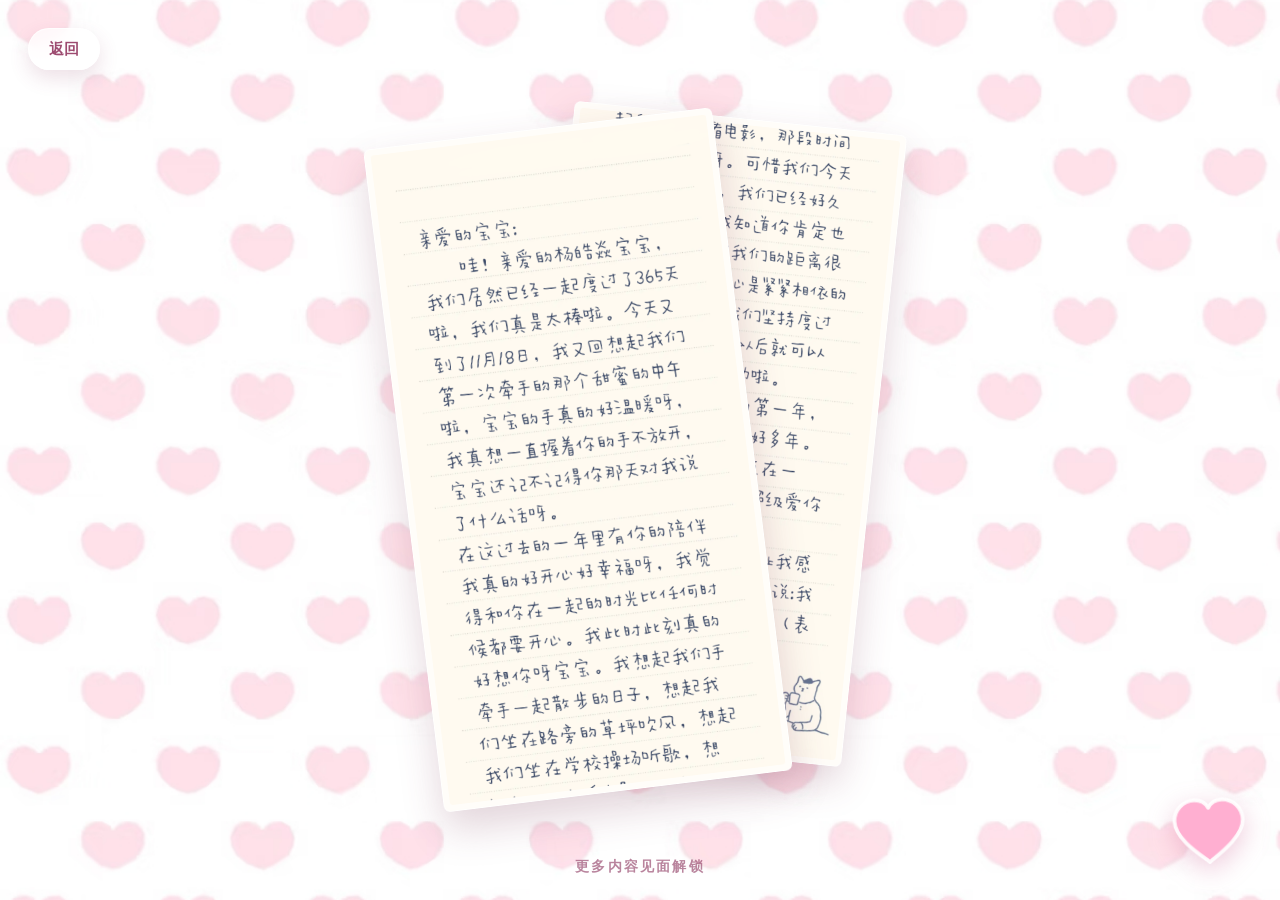
<file: letter.html>
<!doctype html>
<html lang="zh-CN">
<head>
  <meta charset="utf-8">
  <meta name="viewport" content="width=device-width, initial-scale=1.0">
  <title>写给宝宝的信</title>
  <link rel="stylesheet" href="letter.css">
  <link rel="stylesheet" href="cute-nav.css">
</head>
<body>
  <a class="letter-back" href="envelope.html" aria-label="返回信封页">返回</a>
  <main class="letter-page">
    <section class="letter-stage" id="letter-stage" role="button" tabindex="0" aria-label="点击展开第一张信纸">
      <figure class="letter-sheet letter-one" aria-label="第一张信纸">
        <img src="assets/letters/letter-01.png" alt="第一张信纸">
      </figure>
      <figure class="letter-sheet letter-two" aria-label="第二张信纸">
        <img src="assets/letters/letter-02.png" alt="第二张信纸">
      </figure>
    </section>
    <p class="letter-unlock">更多内容见面解锁</p>
  </main>
  <a class="letter-next cute-next-arrow" href="video.html" aria-label="进入视频页">
    <svg viewBox="0 0 32 30" aria-hidden="true" focusable="false">
  <path class="heart-shape" d="M16 27.5C13.7 25.4 2 18.1 2 10.4 2 5.8 5.7 2 10.4 2c2.5 0 4.6 1.3 5.6 3.3C17 3.3 19.1 2 21.6 2 26.3 2 30 5.8 30 10.4c0 7.7-11.7 15-14 17.1z"></path>
</svg>
  </a>
  <script src="letter.js"></script>
</body>
</html>
</file>
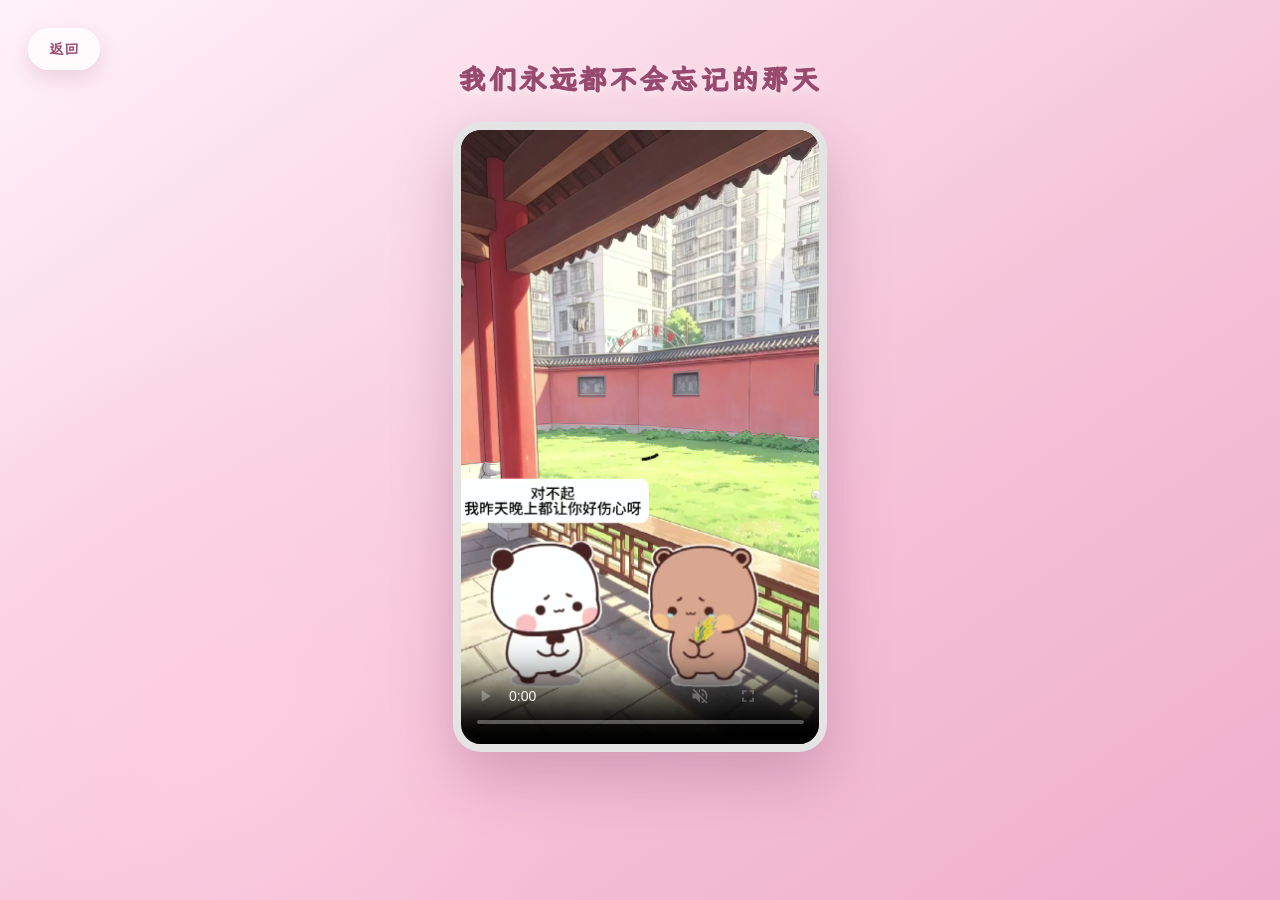
<file: video.html>
<!doctype html>
<html lang="zh-CN">
<head>
  <meta charset="utf-8">
  <meta name="viewport" content="width=device-width, initial-scale=1.0">
  <title>一二布布的小视频</title>
  <link rel="stylesheet" href="video-font.css">
  <link rel="stylesheet" href="video.css">
</head>
<body>
  <a class="video-back" href="envelope.html" aria-label="返回信封页">返回</a>
  <main class="video-page">
    <section class="video-card" aria-label="一二布布的小视频">
      <p class="video-caption">我们永远都不会忘记的那天</p>
      <div class="video-frame">
        <video
          id="bubu-video"
          controls
          autoplay
          muted
          loop
          playsinline
          preload="metadata"
          poster="assets/video/bubu-poster.jpg"
        >
          <source src="assets/video/bubu-web.mp4" type="video/mp4">
          你的浏览器不支持网页视频播放。
        </video>
      </div>

    </section>
  </main>
  <script src="video.js"></script>
</body>
</html>
</file>
<file: styles.css>
:root {
  color-scheme: light;
  font-family: "Microsoft YaHei", "PingFang SC", "Noto Sans CJK SC", sans-serif;
  background-color: #f9d2e2;
  color: #8a4564;
}

* {
  box-sizing: border-box;
}

html,
body {
  min-height: 100%;
}

body {
  position: relative;
  isolation: isolate;
  min-height: 100vh;
  margin: 0;
  padding: 24px;
  display: flex;
  align-items: center;
  justify-content: center;
  text-align: center;
  overflow-x: hidden;
  background-color: #f9d2e2;
}

body::before,
body::after {
  content: "";
  position: fixed;
  inset: 0;
  pointer-events: none;
}

body::before {
  inset: -48px;
  z-index: -2;
  background-image: url("./assets/background.jpg");
  background-position: center;
  background-repeat: no-repeat;
  background-size: cover;
  filter: blur(30px) saturate(1.05);
  opacity: 0.78;
  transform: scale(1.08);
}

body::after {
  z-index: -1;
  background-image: url("./assets/background.jpg");
  background-position: center;
  background-repeat: no-repeat;
  background-size: contain;
}

.stars {
  position: fixed;
  inset: 0;
  z-index: 0;
  overflow: hidden;
  pointer-events: none;
}

.star {
  position: absolute;
  left: var(--star-x);
  top: var(--star-y);
  width: var(--star-size);
  height: var(--star-size);
  border-radius: 50%;
  background: #ffffff;
  box-shadow:
    0 0 8px 3px rgba(255, 255, 255, 0.95),
    0 0 14px rgba(255, 177, 211, 0.85);
  opacity: 0;
  animation: twinkle var(--star-duration) ease-in-out infinite;
  animation-delay: var(--star-delay);
}

.star:nth-child(3n) {
  background: #ffe9a8;
  box-shadow:
    0 0 8px 3px rgba(255, 245, 196, 0.95),
    0 0 14px rgba(255, 207, 112, 0.78);
}

.star:nth-child(4n) {
  background: #ffc7dd;
  box-shadow:
    0 0 8px 3px rgba(255, 239, 247, 0.95),
    0 0 14px rgba(255, 139, 190, 0.8);
}

@keyframes twinkle {
  0%,
  100% {
    opacity: 0;
    transform: scale(0.5);
  }

  50% {
    opacity: 1;
    transform: scale(1.35);
  }
}

@media (prefers-reduced-motion: reduce) {
  .star {
    animation: none;
    opacity: 0.55;
  }
}
.love-layer {
  position: fixed;
  inset: 0;
  z-index: 0;
  overflow: hidden;
  pointer-events: none;
}

.love-line--twinkle {
  animation: love-twinkle var(--love-duration, 3.2s) ease-in-out infinite;
  animation-delay: var(--love-delay, 0s);
  will-change: opacity, filter, scale;
}

@keyframes love-twinkle {
  0%,
  100% {
    opacity: 0.2;
    scale: 0.9;
    filter:
      brightness(0.88)
      drop-shadow(0 1px 2px rgba(255, 255, 255, 0.2));
  }

  50% {
    opacity: 1;
    scale: 1.1;
    filter:
      brightness(1.25)
      drop-shadow(0 0 8px rgba(255, 249, 220, 1))
      drop-shadow(0 0 16px rgba(255, 157, 207, 0.92));
  }
}
@media (prefers-reduced-motion: reduce) {
  .love-line--twinkle {
    animation: none;
    opacity: 0.72;
  }
}
.love-line {
  position: absolute;
  left: var(--love-x);
  top: var(--love-y);
  display: block;
  image-rendering: pixelated;
  transform: translate(-50%, -50%) rotate(var(--love-rotate)) scale(var(--love-scale));
  transform-origin: center;
  filter: drop-shadow(0 1px 2px rgba(255, 255, 255, 0.42));
}
.disc-button {
  position: fixed;
  top: clamp(14px, 2vw, 24px);
  right: clamp(14px, 2vw, 24px);
  z-index: 3;
  width: clamp(72px, 8vw, 108px);
  aspect-ratio: 1;
  padding: 0;
  overflow: hidden;
  border: 0;
  border-radius: 50%;
  background: transparent;
  cursor: pointer;
  filter: drop-shadow(0 8px 14px rgba(138, 69, 100, 0.24));
  transition: transform 180ms ease, filter 180ms ease;
}

.disc-button img {
  display: block;
  width: 100%;
  height: 100%;
  border-radius: 50%;
  object-fit: cover;
  animation: none;
}

.disc-button:hover {
  transform: scale(1.06);
  filter: drop-shadow(0 10px 18px rgba(138, 69, 100, 0.3));
}

.disc-button:active {
  transform: scale(0.97);
}

.disc-button:focus-visible {
  outline: 3px solid #ffffff;
  outline-offset: 4px;
}

.disc-button.is-spinning img {
  animation: disc-spin 4s linear infinite;
}

@keyframes disc-spin {
  to {
    transform: rotate(360deg);
  }
}

@media (prefers-reduced-motion: reduce) {
  .disc-button,
  .disc-button img {
    transition: none;
  }

  .disc-button.is-spinning img {
    animation: none;
  }
}
main {
  position: relative;
  z-index: 1;
  display: flex;
  flex-direction: column;
  align-items: center;
  width: min(100%, 960px);
}

h1 {
  margin: 0;
  font-size: clamp(1.25rem, 2.8vw, 2rem);
  font-weight: 500;
  letter-spacing: 0.12em;
  line-height: 1.5;
}

.days {
  margin: 16px 0 0;
  line-height: 0.95;
}

#days-count {
  position: relative;
  display: inline-block;
  font-family: Georgia, "Times New Roman", serif;
  font-size: clamp(5rem, 22vw, 12rem);
  font-weight: 700;
  letter-spacing: -0.04em;
}

.couple-link {
  display: inline-block;
  cursor: pointer;
}

.couple-link:focus-visible {
  outline: 3px solid #ffffff;
  outline-offset: 4px;
  border-radius: 50%;
}

.couple {
  display: block;
  width: clamp(11rem, 24vw, 20rem);
  height: auto;
  margin-top: 8px;
  filter: drop-shadow(0 10px 14px rgba(138, 69, 100, 0.12));
}

.number-sparkles {
  position: absolute;
  inset: -8%;
  z-index: 2;
  overflow: visible;
  pointer-events: none;
}

.number-star {
  z-index: 2;
  background: #fff9cf;
  box-shadow:
    0 0 7px 3px rgba(255, 249, 207, 0.98),
    0 0 16px 4px rgba(255, 221, 240, 0.92);
}

.names {
  margin: 10px 0 0;
  color: #ffffff;
  font-family: "幼圆", "YouYuan", "STYuanti", "Microsoft YaHei UI", sans-serif;
  font-size: clamp(1rem, 2.3vw, 1.5rem);
  font-weight: 700;
  letter-spacing: 0.12em;
  line-height: 1.35;
  text-shadow:
    0 1px 4px rgba(138, 69, 100, 0.48),
    0 0 8px rgba(255, 255, 255, 0.35);
}
.unit {
  display: inline-block;
  margin-left: 0.16em;
  font-size: clamp(1.5rem, 4vw, 2.5rem);
  font-weight: 500;
}

.noscript {
  position: fixed;
  left: 50%;
  bottom: 24px;
  margin: 0;
  transform: translateX(-50%);
  font-size: 0.95rem;
}

@media (max-width: 480px) {
  body {
    padding: 20px;
  }

  h1 {
    letter-spacing: 0.08em;
  }

  .days {
    margin-top: 10px;
  }
}
.next-corner-button {
  position: fixed;
  right: clamp(18px, 3vw, 34px);
  bottom: clamp(18px, 3vw, 34px);
  z-index: 4;
  display: grid;
  place-items: center;
  width: clamp(48px, 5vw, 60px);
  aspect-ratio: 1;
  border: 2px solid rgba(255, 255, 255, 0.82);
  border-radius: 50%;
  background: linear-gradient(145deg, #ffb1d0, #ef7fae);
  color: #ffffff;
  box-shadow:
    0 8px 18px rgba(183, 76, 126, 0.28),
    inset 0 1px 1px rgba(255, 255, 255, 0.58);
  cursor: pointer;
  text-decoration: none;
  transition: transform 180ms ease, box-shadow 180ms ease, filter 180ms ease;
}

.next-corner-button svg {
  width: 54%;
  height: 54%;
  overflow: visible;
}

.next-corner-button path {
  fill: none;
  stroke: currentColor;
  stroke-width: 2.8;
  stroke-linecap: round;
  stroke-linejoin: round;
}

.next-corner-button:hover {
  transform: translateY(-3px) scale(1.06);
  filter: saturate(1.08);
  box-shadow:
    0 12px 23px rgba(183, 76, 126, 0.34),
    inset 0 1px 1px rgba(255, 255, 255, 0.65);
}

.next-corner-button:active {
  transform: translateY(0) scale(0.96);
}

.next-corner-button:focus-visible {
  outline: 3px solid #ffffff;
  outline-offset: 4px;
}

@media (max-width: 480px) {
  .next-corner-button {
    right: 18px;
    bottom: 18px;
    width: 50px;
  }
}

.choice-modal {
  position: fixed;
  inset: 0;
  z-index: 20;
  display: grid;
  place-items: center;
  padding: 20px;
  background: rgba(116, 55, 82, 0.28);
  backdrop-filter: blur(8px);
  opacity: 0;
  transition: opacity 180ms ease;
}

.choice-modal[hidden] { display: none; }
.choice-modal.is-open { opacity: 1; }

.choice-dialog {
  width: min(92vw, 500px);
  padding: clamp(26px, 5vw, 42px) clamp(22px, 5vw, 40px) clamp(22px, 4vw, 34px);
  border: 1px solid rgba(255, 255, 255, 0.82);
  border-radius: 28px;
  background: #fff;
  box-shadow: 0 24px 60px rgba(107, 43, 73, 0.25);
  text-align: center;
  transform: translateY(14px) scale(0.97);
  transition: transform 200ms ease;
}

.choice-modal.is-open .choice-dialog { transform: translateY(0) scale(1); }

.choice-question-row {
  display: flex;
  align-items: center;
  justify-content: center;
  gap: clamp(8px, 2vw, 12px);
}

.choice-sticker {
  display: block;
  flex: 0 0 auto;
  width: clamp(58px, 12vw, 72px);
  height: auto;
  background: transparent;
  object-fit: contain;
  user-select: none;
  -webkit-user-drag: none;
}

.choice-question {
  margin: 0;
  color: #9d4b70;
  font-size: clamp(1.25rem, 3vw, 1.65rem);
  font-weight: 700;
  letter-spacing: 0.06em;
  line-height: 1.65;
}

.choice-actions {
  display: grid;
  grid-template-columns: 1fr 1fr;
  gap: 14px;
  margin-top: 28px;
}

.choice-button {
  display: inline-flex;
  align-items: center;
  justify-content: center;
  min-height: 48px;
  border: 0;
  border-radius: 999px;
  font: inherit;
  font-weight: 700;
  text-decoration: none;
  cursor: pointer;
  transition: transform 160ms ease, box-shadow 160ms ease, filter 160ms ease;
}

.choice-yes {
  color: #fff;
  background: linear-gradient(145deg, #ffb1d0, #ed7ead);
  box-shadow: 0 10px 21px rgba(185, 77, 126, 0.25);
}

.choice-no {
  color: #99516f;
  background: #f8e7ee;
  box-shadow: 0 8px 18px rgba(146, 82, 110, 0.12);
}

.choice-button:hover { transform: translateY(-2px); filter: saturate(1.05); }
.choice-button:active { transform: translateY(0) scale(0.97); }
.choice-button:focus-visible { outline: 3px solid #fff; outline-offset: 3px; }

@media (max-width: 480px) {
  .choice-dialog { border-radius: 24px; }
  .choice-actions { gap: 10px; }
  .choice-button { min-height: 46px; }
}
.love-corner-button {
  position: fixed;
  left: clamp(16px, 3vw, 34px);
  bottom: clamp(16px, 3vw, 34px);
  z-index: 4;
  width: clamp(66px, 8vw, 104px);
  aspect-ratio: 1.16;
  padding: 0;
  border: 0;
  border-radius: 22px;
  background: transparent;
  cursor: pointer;
  filter: drop-shadow(0 10px 16px rgba(179, 89, 132, 0.22));
  transition: transform 180ms ease, filter 180ms ease;
}

.love-corner-button img {
  display: block;
  width: 100%;
  height: 100%;
  object-fit: contain;
  pointer-events: none;
  transition: transform 180ms ease;
}

.love-corner-button:hover {
  transform: translateY(-3px);
  filter: drop-shadow(0 14px 22px rgba(179, 89, 132, 0.3));
}

.love-corner-button:hover img {
  transform: scale(1.05) rotate(-2deg);
}

.love-corner-button:active {
  transform: translateY(0) scale(0.96);
}

.love-corner-button:focus-visible {
  outline: 3px solid #ffffff;
  outline-offset: 4px;
}

@media (max-width: 480px) {
  .love-corner-button {
    left: 16px;
    bottom: 16px;
    width: 68px;
  }
}
</file>
<file: cute-nav.css>
.cute-next-arrow {
  position: fixed;
  right: clamp(16px, 3vw, 32px);
  bottom: clamp(16px, 3vw, 32px);
  z-index: 30;
  display: grid;
  place-items: center;
  width: clamp(62px, 6.5vw, 78px);
  aspect-ratio: 32 / 30;
  padding: 0;
  border: 0;
  border-radius: 0;
  background: transparent;
  box-shadow: none;
  color: #ffafd1;
  cursor: pointer;
  text-decoration: none;
  -webkit-tap-highlight-color: transparent;
  scale: 1;
  rotate: -2deg;
  animation: cute-heartbeat 2.25s ease-in-out infinite;
  transition: filter 180ms ease;
}

.cute-next-arrow:hover {
  filter: brightness(1.08) saturate(1.08) drop-shadow(0 9px 14px rgba(212, 75, 135, 0.24));
}

.cute-next-arrow:active { scale: 0.92; }

.cute-next-arrow:focus-visible {
  outline: 3px solid #fff;
  outline-offset: 5px;
  border-radius: 18px;
}

.cute-next-arrow svg {
  display: block;
  width: 100%;
  height: 100%;
  overflow: visible;
  filter: drop-shadow(0 8px 13px rgba(196, 72, 128, 0.28));
  transition: transform 180ms ease;
}

.cute-next-arrow .heart-shape {
  fill: currentColor;
  stroke: rgba(255, 255, 255, 0.9);
  stroke-width: 1.5;
}

.cute-next-arrow svg > :not(.heart-shape) { display: none; }

.cute-next-arrow:hover svg,
.cute-next-arrow:focus-visible svg { transform: translateX(3px) scale(1.04); }

@keyframes cute-heartbeat {
  0%, 100% { scale: 1; rotate: -2deg; }
  14% { scale: 1.1; rotate: -3deg; }
  28% { scale: 0.98; rotate: -1deg; }
  42% { scale: 1.06; rotate: 1deg; }
  62% { scale: 1; rotate: 2deg; }
}

@media (max-width: 480px) {
  .cute-next-arrow { right: 16px; bottom: 16px; width: 62px; }
}

@media (prefers-reduced-motion: reduce) {
  .cute-next-arrow,
  .cute-next-arrow svg { transition: none; }
}
</file>
<file: envelope.css>
:root {
  color-scheme: light;
  font-family: "Microsoft YaHei", "PingFang SC", "Noto Sans CJK SC", sans-serif;
}

* { box-sizing: border-box; }

html, body { min-height: 100%; }

body {
  position: relative;
  min-height: 100vh;
  margin: 0;
  overflow: hidden;
  background: radial-gradient(circle at 50% 43%, #dff0ff 0%, #5689bf 38%, #2d609e 100%);
}

body::before {
  content: "";
  position: fixed;
  inset: 0;
  z-index: -1;
  pointer-events: none;
  background:
    radial-gradient(circle at 50% 43%, rgba(255, 255, 255, 0.18), transparent 18%),
    linear-gradient(180deg, rgba(11, 43, 105, 0.04), rgba(8, 27, 73, 0.14));
}

.envelope-back {
  position: fixed;
  top: clamp(14px, 2.5vw, 28px);
  left: clamp(14px, 2.5vw, 28px);
  z-index: 5;
  display: inline-flex;
  align-items: center;
  justify-content: center;
  min-width: 72px;
  min-height: 42px;
  padding: 0 18px;
  border: 1px solid rgba(255, 255, 255, 0.45);
  border-radius: 999px;
  color: #fff;
  background: rgba(20, 61, 130, 0.38);
  box-shadow: 0 8px 20px rgba(6, 31, 79, 0.18);
  font-size: 0.92rem;
  font-weight: 700;
  text-decoration: none;
  backdrop-filter: blur(10px);
  transition: transform 180ms ease, background 180ms ease;
}

.envelope-back:hover {
  transform: translateY(-2px);
  background: rgba(20, 61, 130, 0.55);
}

.envelope-back:focus-visible,
.envelope-button:focus-visible {
  outline: 3px solid rgba(255, 255, 255, 0.95);
  outline-offset: 5px;
}

.envelope-scene {
  position: fixed;
  inset: 0;
  display: grid;
  place-items: center;
  overflow: hidden;
}

.hands-art {
  position: relative;
  width: min(100vw, 177.78vh);
  max-width: 100vw;
  max-height: 100vh;
  aspect-ratio: 1024 / 576;
}

.hands-image {
  display: block;
  width: 100%;
  height: 100%;
  object-fit: contain;
}

.envelope-button {
  position: absolute;
  left: 50%;
  top: 48%;
  z-index: 2;
  width: clamp(240px, 36%, 420px);
  padding: 0;
  border: 0;
  border-radius: 18px;
  background: transparent;
  cursor: pointer;
  filter: drop-shadow(0 20px 26px rgba(5, 27, 75, 0.34));
  transform: translate(-50%, -50%) rotate(-2deg);
  animation: envelope-float 3.4s ease-in-out infinite;
  transform-origin: center;
  -webkit-tap-highlight-color: transparent;
}

.envelope-button img {
  position: relative;
  z-index: 2;
  display: block;
  width: 100%;
  height: auto;
  border-radius: 16px;
  transition: transform 200ms ease, filter 200ms ease;
}

.envelope-button:hover img {
  transform: translateY(-5px) scale(1.045) rotate(1deg);
  filter: brightness(1.04) saturate(1.05);
}

.envelope-button:active img {
  transform: translateY(0) scale(0.97) rotate(-1deg);
}

.envelope-glow {
  position: absolute;
  inset: -16%;
  z-index: 0;
  border: 2px solid rgba(255, 255, 255, 0.46);
  border-radius: 26px;
  box-shadow:
    0 0 24px rgba(255, 255, 255, 0.36),
    inset 0 0 18px rgba(255, 255, 255, 0.22);
  opacity: 0;
  animation: envelope-halo 2.6s ease-out infinite;
  pointer-events: none;
}

.envelope-button.is-opening {
  animation: envelope-pop 760ms cubic-bezier(0.2, 0.85, 0.25, 1);
}

.envelope-button.is-opening img {
  animation: envelope-open 760ms cubic-bezier(0.2, 0.85, 0.25, 1);
}

@keyframes envelope-float {
  0%, 100% { transform: translate(-50%, -50%) translateY(0) rotate(-2deg); }
  50% { transform: translate(-50%, -50%) translateY(-13px) rotate(1.2deg); }
}

@keyframes envelope-halo {
  0% { opacity: 0; transform: scale(0.92); }
  35% { opacity: 0.82; }
  100% { opacity: 0; transform: scale(1.1); }
}

@keyframes envelope-pop {
  0% { transform: translate(-50%, -50%) scale(1); }
  38% { transform: translate(-50%, -50%) translateY(-18px) scale(1.07); }
  72% { transform: translate(-50%, -50%) translateY(-9px) scale(1.02); }
  100% { transform: translate(-50%, -50%) scale(1); }
}

@keyframes envelope-open {
  0% { transform: rotate(0deg) scale(1); }
  35% { transform: rotate(-2deg) scale(1.035); }
  70% { transform: rotate(1.5deg) scale(1.02); }
  100% { transform: rotate(0deg) scale(1); }
}

@media (max-width: 620px) {
  .envelope-button {
    top: 46%;
    width: clamp(150px, 38%, 230px);
  }

  .envelope-back {
    min-width: 64px;
    min-height: 38px;
    padding: 0 15px;
    font-size: 0.86rem;
  }
}

@media (prefers-reduced-motion: reduce) {
  .envelope-button,
  .envelope-glow,
  .envelope-button.is-opening,
  .envelope-button.is-opening img {
    animation: none;
  }
  .envelope-button img,
  .envelope-back {
    transition: none;
  }
}

.envelope-note {
  position: absolute;
  left: 50%;
  top: calc(48% + clamp(74px, 17vw, 165px));
  z-index: 3;
  margin: 0;
  color: rgba(255, 255, 255, 0.9);
  font-size: clamp(0.72rem, 1.15vw, 0.92rem);
  font-weight: 700;
  line-height: 1.4;
  letter-spacing: 0.14em;
  white-space: nowrap;
  text-align: center;
  text-shadow: 0 2px 9px rgba(7, 32, 82, 0.7);
  transform: translateX(-50%);
  pointer-events: none;
}

@media (max-width: 620px) {
  .envelope-note {
    top: calc(46% + 64px);
    font-size: 0.68rem;
    letter-spacing: 0.1em;
  }
}
</file>
<file: letter.css>
:root {
  color-scheme: light;
  font-family: "Microsoft YaHei", "PingFang SC", "Noto Sans CJK SC", sans-serif;
}

* { box-sizing: border-box; }
html, body { min-height: 100%; }

body {
  min-height: 100vh;
  margin: 0;
  overflow: hidden;
  background-color: #f9d2e2;
  background-image: url("./1790773952840.png");
  background-position: center;
  background-repeat: no-repeat;
  background-size: cover;
}

.letter-back {
  position: fixed;
  top: clamp(14px, 2.5vw, 28px);
  left: clamp(14px, 2.5vw, 28px);
  z-index: 20;
  display: inline-flex;
  align-items: center;
  justify-content: center;
  min-width: 72px;
  min-height: 42px;
  padding: 0 18px;
  border: 1px solid rgba(255,255,255,.82);
  border-radius: 999px;
  color: #9d4b70;
  background: rgba(255,255,255,.74);
  box-shadow: 0 8px 20px rgba(142,64,99,.16);
  font-size: .92rem;
  font-weight: 700;
  text-decoration: none;
  backdrop-filter: blur(10px);
  transition: transform 180ms ease, background 180ms ease;
}

.letter-back:hover { transform: translateY(-2px); background: rgba(255,255,255,.92); }
.letter-back:focus-visible,
.letter-stage:focus-visible { outline: 3px solid #fff; outline-offset: 5px; }

.letter-page {
  position: relative;
  min-height: 100vh;
  display: grid;
  place-items: center;
  padding: 48px 18px 56px;
}

.letter-stage {
  position: relative;
  display: grid;
  place-items: center;
  width: min(96vw, 920px);
  height: min(86vh, 860px);
  cursor: pointer;
  -webkit-tap-highlight-color: transparent;
}

.letter-sheet {
  position: absolute;
  width: min(88vw, 47.5vh);
  max-width: 620px;
  margin: 0;
  padding: 7px;
  border: 1px solid rgba(255,255,255,.9);
  border-radius: 8px;
  background: #fffdf9;
  box-shadow: 0 22px 48px rgba(124,57,85,.22);
  transform-origin: 50% 50%;
  transition: transform 720ms cubic-bezier(.2,.8,.2,1), opacity 460ms ease, box-shadow 460ms ease;
  will-change: transform, opacity;
}

.letter-sheet img {
  display: block;
  width: 100%;
  height: auto;
  border-radius: 4px;
  user-select: none;
  -webkit-user-drag: none;
}

.letter-one {
  z-index: 2;
  transform: translate(-62px, 14px) rotate(-7deg) scale(.82);
}

.letter-two {
  z-index: 1;
  transform: translate(68px, -12px) rotate(6deg) scale(.78);
}

.letter-stage.is-first .letter-one {
  z-index: 4;
  transform: translate(0, 0) rotate(0deg) scale(1);
  box-shadow: 0 26px 62px rgba(124,57,85,.28);
}

.letter-stage.is-first .letter-two {
  z-index: 1;
  opacity: 0;
  transform: translate(48px, 12px) rotate(9deg) scale(.38);
  pointer-events: none;
}

.letter-stage.is-second .letter-one {
  z-index: 1;
  opacity: 0;
  transform: translate(-48px, 12px) rotate(-9deg) scale(.38);
  pointer-events: none;
}

.letter-stage.is-second .letter-two {
  z-index: 4;
  transform: translate(0, 0) rotate(0deg) scale(1);
  box-shadow: 0 26px 62px rgba(124,57,85,.28);
}

@media (max-width: 620px) {
  .letter-stage {
    width: 100%;
    height: min(78vh, 720px);
  }
  .letter-sheet {
    width: min(82vw, 46vh);
    padding: 5px;
  }
  .letter-one { transform: translate(-40px, 10px) rotate(-6deg) scale(.82); }
  .letter-two { transform: translate(44px, -10px) rotate(5deg) scale(.78); }
  .letter-stage.is-first .letter-one,
  .letter-stage.is-second .letter-two { transform: translate(0, 0) rotate(0deg) scale(1); }
}

@media (prefers-reduced-motion: reduce) {
  .letter-back, .letter-sheet { transition: none; }
}

.letter-next {
  position: fixed;
  right: clamp(16px, 3vw, 32px);
  bottom: clamp(16px, 3vw, 32px);
  z-index: 20;
  display: grid;
  place-items: center;
  width: clamp(46px, 5vw, 58px);
  aspect-ratio: 1;
  border: 2px solid rgba(255,255,255,.82);
  border-radius: 50%;
  color: #fff;
  background: linear-gradient(145deg, #ffb1d0, #ed7ead);
  box-shadow: 0 9px 20px rgba(185,77,126,.26);
  transition: transform 180ms ease, filter 180ms ease, box-shadow 180ms ease;
}

.letter-next svg { width: 50%; height: 50%; }
.letter-next path {
  fill: none;
  stroke: currentColor;
  stroke-width: 2.8;
  stroke-linecap: round;
  stroke-linejoin: round;
}
.letter-next:hover {
  transform: translateY(-2px) scale(1.06);
  filter: saturate(1.06);
  box-shadow: 0 12px 24px rgba(185,77,126,.32);
}
.letter-next:active { transform: translateY(0) scale(.96); }
.letter-next:focus-visible { outline: 3px solid #fff; outline-offset: 4px; }
.letter-unlock {
  position: fixed;
  left: 50%;
  bottom: clamp(12px, 2.5vh, 24px);
  z-index: 10;
  margin: 0;
  color: rgba(152, 73, 110, 0.68);
  font-family: "YouYuan", "WenKai", "STYuanti", "Microsoft YaHei", sans-serif;
  font-size: clamp(0.72rem, 1.4vw, 0.86rem);
  font-weight: 600;
  line-height: 1.5;
  letter-spacing: 0.16em;
  white-space: nowrap;
  pointer-events: none;
  transform: translateX(-50%);
}
</file>
<file: video-font.css>
@font-face {
  font-family: 'WenKai';
  font-style: normal;
  font-weight: 400;
  font-display: swap;
  src: url('assets/fonts/lxgwwenkailite-regular-subset-57.woff2') format('woff2');
  unicode-range:
    U+7005-7006, U+7009, U+700b, U+700d, U+7015, U+7018, U+701b, U+701d-701f,
    U+7023, U+7026-7028, U+702c, U+702e-7030, U+7035, U+7037, U+7039-703a,
    U+703c-703e, U+7044, U+7049-704b, U+704f, U+7051, U+7058, U+705a,
    U+705c-705e, U+7061, U+7064, U+7066, U+706c, U+707d, U+7080-7081,
    U+7085-7086, U+708a, U+708f, U+7091, U+7094-7095, U+7098-7099, U+709c-709d,
    U+709f, U+70a4, U+70a9-70aa, U+70af-70b2, U+70b4-70b7, U+70bb, U+70c0,
    U+70c3, U+70c7, U+70cb, U+70ce-70cf, U+70d4, U+70d9-70da, U+70dc-70dd,
    U+70e0, U+70e9, U+70ec, U+70f7, U+70fa, U+70fd, U+70ff, U+7104, U+7108-7109,
    U+710c, U+7110, U+7113-7114, U+7116-7118, U+711c, U+711e, U+7120,
    U+712e-712f, U+7131, U+713c, U+7142, U+7144-7147, U+7149-714b, U+7150,
    U+7152, U+7155-7156, U+7159-715a, U+715c, U+7161, U+7165-7166, U+7168-7169,
    U+716d, U+7173-7174, U+7176, U+7178, U+717a, U+717d, U+717f-7180, U+7184,
    U+7186-7188, U+7192, U+7198;
}
@font-face {
  font-family: 'WenKai';
  font-style: normal;
  font-weight: 400;
  font-display: swap;
  src: url('assets/fonts/lxgwwenkailite-regular-subset-87.woff2') format('woff2');
  unicode-range:
    U+2650-2655, U+2658, U+265a-265b, U+265d-265e, U+2660-266d, U+266f, U+267b,
    U+2688, U+2693-2696, U+2698-2699, U+269c, U+26a0-26a1, U+26a4, U+26aa-26ab,
    U+26bd-26be, U+26c4-26c5, U+26d4, U+26e9, U+26f0-26f1, U+26f3, U+26f5,
    U+26fd, U+2702, U+2704-2706, U+2708-270f, U+2712-2718, U+271a-271b, U+271d,
    U+271f, U+2721, U+2724-2730, U+2732-2734, U+273a, U+273d-2744, U+2747-2749,
    U+274c, U+274e-274f, U+2753-2757, U+275b, U+275d-275e, U+2763, U+2765-2767,
    U+276e-276f, U+2776-277e, U+2780-2782, U+278a-278c, U+278e, U+2794-2796;
}
@font-face {
  font-family: 'WenKai';
  font-style: normal;
  font-weight: 400;
  font-display: swap;
  src: url('assets/fonts/lxgwwenkailite-regular-subset-100.woff2') format('woff2');
  unicode-range:
    U+221a, U+2264, U+2464, U+25a0, U+3008, U+4e10, U+512a, U+5152, U+5201,
    U+5241, U+5352, U+549a, U+54b2, U+54c6, U+54d7, U+54e1, U+5509, U+55c5,
    U+560e, U+5618, U+565c, U+56bc, U+5716, U+576f, U+5784, U+57a2, U+589f,
    U+5a20, U+5a25, U+5a29, U+5a34, U+5a7f, U+5ac9, U+5ad6, U+5b09, U+5b5c,
    U+5bc7, U+5c27, U+5d2d, U+5dcd, U+5f1b, U+5f37, U+604d, U+6055, U+6073,
    U+60eb, U+61ff, U+620c, U+62c7, U+62ed, U+6320, U+6345, U+6390, U+63b0,
    U+64ae, U+64c2, U+64d2, U+6556, U+663c, U+667e, U+66d9, U+66f8, U+6756,
    U+6789, U+689d, U+68f1, U+695e, U+6975, U+6a1f, U+6b0a, U+6b61, U+6b87,
    U+6c5d, U+6c7e, U+6c92, U+6d31, U+6df9, U+6e0d, U+6e2d, U+6f3e, U+70b3,
    U+70bd, U+70ca, U+70e8, U+725f, U+72e9, U+733f, U+7396, U+739f, U+7459-745a,
    U+74a7, U+75a1, U+75f0, U+76cf, U+76d4, U+7729, U+77aa, U+77b0, U+77e3,
    U+780c, U+78d5, U+7941, U+7977, U+797a, U+79c3, U+7a20, U+7a92, U+7b71,
    U+7bf1, U+7c9f, U+7eb6, U+7eca, U+7ef7, U+7f07, U+7f09, U+7f15, U+7f81,
    U+7fb9, U+8038, U+8098, U+80b4, U+8110, U+814b-814c, U+816e, U+818a, U+8205,
    U+8235, U+828b, U+82a5, U+82b7, U+82d4, U+82db, U+82df, U+8317, U+8338,
    U+8385-8386, U+83c1, U+83cf, U+8537, U+853b, U+854a, U+8715, U+8783, U+892a,
    U+8a71, U+8aaa, U+8d58, U+8dbe, U+8f67, U+8fab, U+8fc4, U+8fe6, U+9023,
    U+9084, U+9091, U+916a, U+91c9, U+91dc, U+94b3, U+9502, U+9523, U+9551,
    U+956f, U+960e, U+962a, U+962e, U+9647, U+96f3, U+9739, U+97a0, U+97ed,
    U+983b, U+985e, U+988a, U+9a6f, U+9a8b, U+9ab7, U+9ac5, U+9e25, U+e608,
    U+ff06, U+ff14-ff16;
}
@font-face {
  font-family: 'WenKai';
  font-style: normal;
  font-weight: 400;
  font-display: swap;
  src: url('assets/fonts/lxgwwenkailite-regular-subset-103.woff2') format('woff2');
  unicode-range:
    U+60, U+631, U+2606, U+3014-3015, U+309c, U+33a1, U+4e52, U+4ec6, U+4f86,
    U+4f8d, U+4fde, U+4fef, U+500b, U+502a, U+515c, U+518a, U+51a5, U+51f3,
    U+5243, U+52c9, U+52d5, U+53a2, U+53ee, U+54ce, U+54fa, U+54fc, U+5580,
    U+5587, U+563f, U+56da, U+5792, U+5815, U+5960, U+59d7, U+5a1f, U+5b78,
    U+5b9b, U+5be1, U+5c4e, U+5c51, U+5c6f, U+5c9a, U+5cfb, U+5d16, U+5ed6,
    U+5f27, U+5f6a, U+5f6c, U+603c, U+609a, U+6168, U+61c8, U+6236, U+62d0,
    U+62f1, U+62fd, U+631a, U+6328, U+632b, U+6346, U+638f, U+63a0, U+63c9,
    U+655e, U+6590, U+6615, U+6627, U+66ae, U+66e6, U+66f0, U+6703, U+67da,
    U+67ec, U+6816, U+6893, U+68ad, U+68f5, U+6977, U+6984, U+69db, U+6b72,
    U+6bb7, U+6ce3, U+6cfb, U+6d47, U+6da1, U+6dc4, U+6e43, U+6eaf, U+6eff,
    U+6f8e, U+7011, U+7063, U+7076, U+7096, U+70ba, U+70db, U+70ef, U+7119-711a,
    U+7172, U+718f, U+7194, U+727a, U+72d9, U+72ed, U+7325, U+73ae, U+73ba,
    U+73c0, U+7410, U+7426, U+7554, U+7576, U+75ae, U+75b9, U+762b, U+766b,
    U+7682, U+7750, U+7779, U+7784, U+77eb, U+77ee, U+78f7, U+79e9, U+7a79,
    U+7b1b, U+7b28, U+7bf7, U+7db2, U+7ec5, U+7eee, U+7f14, U+7f1a, U+7fe1,
    U+8087, U+809b, U+8231, U+830e, U+835f, U+83e9, U+849c, U+851a, U+868a,
    U+8718, U+874e, U+8822, U+8910, U+8944, U+8a3b, U+8bb6, U+8bbc, U+8d50,
    U+8e72, U+8f9c, U+900d, U+904b, U+9063, U+90a2, U+90b9, U+94f2, U+952f,
    U+9576-9577, U+9593, U+95f8, U+961c, U+9631, U+969b, U+96a7, U+96c1, U+9716,
    U+9761, U+97ad, U+97e7, U+98a4, U+997a, U+9a73, U+9b44, U+9e3d, U+9ecf,
    U+9ed4, U+ff11-ff12, U+fffd;
}
@font-face {
  font-family: 'WenKai';
  font-style: normal;
  font-weight: 400;
  font-display: swap;
  src: url('assets/fonts/lxgwwenkailite-regular-subset-104.woff2') format('woff2');
  unicode-range:
    U+2003, U+2193, U+2462, U+4e19, U+4e2b, U+4e36, U+4ea8, U+4ed1, U+4ed7,
    U+4f51, U+4f63, U+4f83, U+50e7, U+5112, U+5167, U+51a4, U+51b6, U+5239,
    U+5265, U+532a, U+5351, U+537f, U+5401, U+548f, U+5492, U+54af, U+54b3,
    U+54bd, U+54d1, U+54df, U+554f, U+5564, U+5598, U+5632, U+56a3, U+56e7,
    U+574e, U+575d-575e, U+57d4, U+584c, U+58e4, U+5937, U+5955, U+5a05, U+5a49,
    U+5ac2, U+5bb0, U+5c39, U+5c61, U+5d0e, U+5de9, U+5e9a, U+5eb8, U+5f0a,
    U+5f13, U+5f8c, U+608d, U+611b, U+6127, U+62a0, U+634f, U+635e, U+63fd,
    U+6577, U+658b, U+65bc, U+660a, U+6643, U+6656, U+6760, U+67af, U+67c4,
    U+67e0, U+6817, U+68cd, U+690e, U+6960, U+69b4, U+6a71, U+6aac, U+6b67,
    U+6bb4, U+6c55, U+6c70, U+6c82, U+6ca6, U+6cb8, U+6cbe, U+6e9c, U+6ede,
    U+6ee5, U+6f4d, U+6f84, U+6f9c, U+7115, U+7121, U+722a, U+7261, U+7272,
    U+7280, U+72f8, U+7504, U+754f, U+75d8, U+767c, U+76ef, U+778e, U+77bb,
    U+77f6, U+786b, U+78b1, U+7948, U+7985, U+79be, U+7a83, U+7a8d, U+7eac,
    U+7eef, U+7ef8, U+7efd, U+7f00, U+803d, U+8086, U+810a, U+8165, U+819d,
    U+81a8, U+8214, U+829c, U+831c, U+8328, U+832b, U+8367, U+83e0, U+83f1,
    U+8403, U+846b, U+8475, U+84b2, U+8513, U+8574, U+85af, U+86d9, U+86db,
    U+8acb, U+8bbd, U+8be0-8be1, U+8c0e, U+8d29, U+8d63, U+8e81, U+8f7f, U+9032,
    U+9042, U+90b1, U+90b5, U+9165, U+9175, U+94a6, U+94c5, U+950c, U+9540,
    U+9610, U+9699, U+96c7, U+973e, U+978d, U+97ec, U+97f6, U+984c, U+987d,
    U+9882, U+9965, U+996a, U+9972, U+9a8f, U+9ad3, U+9ae6, U+9cb8, U+9edb,
    U+e600, U+e60f, U+e611, U+ff05, U+ff0b;
}
@font-face {
  font-family: 'WenKai';
  font-style: normal;
  font-weight: 400;
  font-display: swap;
  src: url('assets/fonts/lxgwwenkailite-regular-subset-108.woff2') format('woff2');
  unicode-range:
    U+24, U+4e08, U+4e43, U+4e4f, U+4ef0, U+4f2a, U+507f, U+50ac, U+50bb,
    U+5151, U+51bb, U+51f6, U+51fd, U+5272, U+52fe, U+5362, U+53c9, U+53d4,
    U+53e0, U+543b, U+54f2, U+5507, U+5524, U+558a, U+55b5, U+561b, U+56ca,
    U+5782, U+57c3, U+5893, U+5915, U+5949, U+5962, U+59ae, U+59dc, U+59fb,
    U+5bd3, U+5c38, U+5cb3, U+5d07, U+5d29, U+5de1, U+5dfe, U+5e15, U+5eca,
    U+5f2f, U+5f7c, U+5fcc, U+6021, U+609f, U+60f9, U+6108, U+6148, U+6155,
    U+6170, U+61d2, U+6251, U+629b, U+62ab, U+62e8, U+62f3, U+6321, U+6350,
    U+6566, U+659c, U+65e8, U+6635, U+6655, U+6670, U+66f9, U+6734, U+679d,
    U+6851, U+6905, U+6b49, U+6b96, U+6c1b, U+6c41, U+6c6a, U+6c83, U+6cf3,
    U+6d9b, U+6dcb, U+6e1d, U+6e20-6e21, U+6eaa, U+6ee4, U+6ee9, U+6f58, U+70e4,
    U+722c, U+7262, U+7267, U+72b9, U+72e0, U+72ee, U+72f1, U+7334, U+73ab,
    U+7433, U+7470, U+758f, U+75d5, U+764c, U+7686, U+76c6, U+76fe, U+7720,
    U+77e2, U+7802, U+7816, U+788d, U+7891, U+7a00, U+7a9d, U+7b52, U+7bad,
    U+7c98, U+7cca, U+7eba, U+7eea, U+7ef5, U+7f1d, U+7f69, U+806a, U+809a,
    U+80bf, U+80c3, U+81c0, U+820c, U+82ac, U+82af, U+82cd, U+82d7, U+838e,
    U+839e, U+8404, U+84b8, U+852c, U+8587, U+85aa, U+8650, U+8679, U+86c7,
    U+8702, U+87ba, U+886b, U+8870, U+8c10, U+8c23, U+8c6b, U+8d3e, U+8d4b-8d4c,
    U+8d64, U+8d6b, U+8d74, U+8e29, U+8f69, U+8f74, U+8fb0, U+8fdf, U+901b,
    U+9038, U+9093, U+90aa, U+9171, U+9489, U+94ae, U+94c3, U+9508, U+9510,
    U+9601, U+9614, U+9675, U+97f5, U+9888, U+98d8, U+9971, U+9aa4, U+9e3f,
    U+9e45, U+9e4f, U+9e70, U+9f7f, U+e715;
}
@font-face {
  font-family: 'WenKai';
  font-style: normal;
  font-weight: 400;
  font-display: swap;
  src: url('assets/fonts/lxgwwenkailite-regular-subset-109.woff2') format('woff2');
  unicode-range:
    U+a5, U+2022, U+2192, U+2605, U+4e11, U+4e22, U+4e32, U+4f0d, U+4f0f,
    U+4f69, U+4ff1, U+50b2, U+5154, U+51dd, U+51f0, U+5211, U+5269, U+533f,
    U+5366-5367, U+5389, U+5413, U+5440, U+5446, U+5561, U+574a, U+5751, U+57ab,
    U+5806, U+5821, U+582a, U+58f3, U+5938, U+5948, U+5978, U+59d1, U+5a03,
    U+5a07, U+5ac1, U+5acc, U+5ae9, U+5bb4, U+5bc4, U+5c3f, U+5e3d, U+5e7d,
    U+5f92, U+5faa, U+5fe0, U+5ffd, U+6016, U+60a0, U+60dc, U+60e8, U+614e,
    U+6212, U+6284, U+62c6, U+62d3-62d4, U+63f4, U+642c, U+6478, U+6491-6492,
    U+64e6, U+6591, U+65a4, U+664b, U+6735, U+6746, U+67f1, U+67f3, U+6842,
    U+68af, U+68c9, U+68cb, U+6a31, U+6b3a, U+6bc1, U+6c0f, U+6c27, U+6c57,
    U+6cc4, U+6ce5, U+6d2a, U+6d66, U+6d69, U+6daf, U+6e58, U+6ecb, U+6ef4,
    U+707e, U+7092, U+70ab, U+71d5, U+7275, U+7384, U+73b2, U+7434, U+74e6,
    U+74f7, U+75bc, U+76c8, U+76d0, U+7709, U+77ac, U+7855, U+78a7, U+78c1,
    U+7a77, U+7b79, U+7c92, U+7cae, U+7cd5, U+7ea4, U+7eb5, U+7ebd, U+7f5a,
    U+7fd4, U+7ffc, U+8083, U+8096, U+80a0, U+80d6, U+80de, U+8102, U+8109,
    U+810f, U+8179, U+8292, U+82b3, U+8352, U+8361, U+83cc, U+841d, U+8461,
    U+8482, U+8521, U+857e, U+866b, U+8776, U+8896, U+889c, U+88f8, U+8a9e,
    U+8bc8, U+8bf8, U+8c0b, U+8c28, U+8d2b, U+8d2f, U+8d37, U+8d3a, U+8d54,
    U+8dc3, U+8dcc, U+8df5, U+8e0f, U+8e48, U+8f86, U+8f88, U+8f9e, U+8fc1,
    U+8fc8, U+8feb, U+9065, U+90a6, U+90bb, U+90c1, U+94dc, U+9521, U+9676,
    U+96d5, U+970d, U+9897, U+997c, U+9a70, U+9a76, U+9a9a, U+9ad4, U+9e23,
    U+9e7f, U+9f3b, U+e675, U+e6b9, U+ffe5;
}
@font-face {
  font-family: 'WenKai';
  font-style: normal;
  font-weight: 400;
  font-display: swap;
  src: url('assets/fonts/lxgwwenkailite-regular-subset-110.woff2') format('woff2');
  unicode-range:
    U+300c-300d, U+4e54, U+4e58, U+4e95, U+4ec1, U+4f2f, U+4f38, U+4fa3, U+4fca,
    U+503e, U+5141, U+5144, U+517c, U+51cc, U+51ed, U+5242, U+52b2, U+52d2,
    U+52e4, U+540a, U+5439, U+5448, U+5496, U+54ed, U+5565, U+5761, U+5766,
    U+58ee, U+593a, U+594b, U+594f, U+5954, U+5996, U+59c6, U+59ff, U+5b64,
    U+5bff, U+5c18, U+5c1d, U+5c97, U+5ca9, U+5cb8, U+5e9f, U+5ec9, U+5f04,
    U+5f7b, U+5fa1, U+5fcd, U+6012, U+60a6, U+60ac, U+60b2, U+60ef, U+626e,
    U+6270, U+6276, U+62d6, U+62dc, U+6316, U+632f, U+633a, U+6355, U+63aa,
    U+6447, U+649e, U+64c5, U+654c, U+65c1, U+65cb, U+65e6, U+6606, U+6731,
    U+675c, U+67cf, U+67dc, U+6846, U+6b8b, U+6beb, U+6c61, U+6c88, U+6cbf,
    U+6cdb, U+6cea, U+6d45, U+6d53, U+6d74, U+6d82, U+6da8, U+6db5, U+6deb,
    U+6eda, U+6ee8, U+6f0f, U+706d, U+708e, U+70ae, U+70bc, U+70c2, U+70e6,
    U+7237-7238, U+72fc, U+730e, U+731b, U+739b, U+73bb, U+7483, U+74dc, U+74f6,
    U+7586, U+7626, U+775b, U+77ff, U+788e, U+78b0, U+7956, U+7965, U+79e6,
    U+7af9, U+7bee, U+7c97, U+7eb1, U+7eb7, U+7ed1, U+7ed5, U+7f6a, U+7f72,
    U+7fbd, U+8017, U+808c, U+80a9, U+80c6, U+80ce, U+8150, U+8170, U+819c,
    U+820d, U+8230, U+8239, U+827e, U+8377, U+8389, U+83b2, U+8428, U+8463,
    U+867e, U+88c2, U+88d9, U+8986, U+8bca, U+8bde, U+8c13, U+8c8c, U+8d21,
    U+8d24, U+8d56, U+8d60, U+8d8b, U+8db4, U+8e2a, U+8f68, U+8f89, U+8f9b,
    U+8fa8, U+8fbd, U+9003, U+90ce, U+90ed, U+9189, U+94bb, U+9505, U+95f9,
    U+963b, U+9655, U+966a, U+9677, U+96fe, U+9896, U+99a8, U+9a71, U+9a82,
    U+9a91, U+9b45, U+9ece, U+9f20, U+feff, U+ff0d;
}
@font-face {
  font-family: 'WenKai';
  font-style: normal;
  font-weight: 400;
  font-display: swap;
  src: url('assets/fonts/lxgwwenkailite-regular-subset-111.woff2') format('woff2');
  unicode-range:
    U+4e4c, U+4e88, U+4ea1, U+4ea6, U+4ed3-4ed4, U+4eff, U+4f30, U+4fa7, U+4fc4,
    U+4fd7, U+500d, U+504f, U+5076-5077, U+517d, U+5192, U+51c9, U+51ef, U+5238,
    U+5251, U+526a, U+52c7, U+52df, U+52ff, U+53a6, U+53a8, U+53ec, U+5410,
    U+559d, U+55b7, U+5634, U+573e, U+5783, U+585e, U+586b, U+58a8, U+5999,
    U+59d3, U+5a1c, U+5a46, U+5b54-5b55, U+5b85, U+5b8b, U+5b8f, U+5bbf, U+5bd2,
    U+5c16, U+5c24, U+5e05, U+5e45, U+5e7c, U+5e84, U+5f03, U+5f1f, U+5f31,
    U+5f84, U+5f90, U+5fbd, U+5fc6, U+5fd9, U+5fe7, U+6052, U+6062, U+6089,
    U+60a3, U+60d1, U+6167, U+622a, U+6234, U+624e, U+6269, U+626c, U+62b5,
    U+62d2, U+6325, U+63e1, U+643a, U+6446, U+6562, U+656c, U+65e2, U+65fa,
    U+660c, U+6628, U+6652, U+6668, U+6676, U+66fc, U+66ff, U+6717, U+676d,
    U+67aa, U+67d4, U+6843, U+6881, U+68d2, U+695a, U+69fd, U+6a2a, U+6b8a,
    U+6c60, U+6c64, U+6c9f, U+6caa, U+6cc9, U+6ce1, U+6cfd, U+6d1b, U+6d1e,
    U+6d6e, U+6de1, U+6e10, U+6e7f, U+6f5c, U+704c, U+7070, U+7089, U+70b8,
    U+718a, U+71c3, U+723d, U+732a, U+73cd, U+7518, U+756a, U+75af, U+75be,
    U+75c7, U+76d2, U+76d7, U+7763, U+78e8, U+795d, U+79df, U+7c4d, U+7d2f,
    U+7ee9, U+7f13, U+7f8a, U+8000, U+8010, U+80af, U+80f6, U+80f8, U+8212,
    U+8273, U+82f9, U+83ab, U+83b1, U+83f2, U+8584, U+871c, U+8861, U+888b,
    U+88c1, U+88e4, U+8bd1, U+8bf1, U+8c31, U+8d5a, U+8d75-8d76, U+8de8, U+8f85,
    U+8fa3, U+8fc5, U+9006, U+903c, U+904d, U+9075, U+9178, U+9274, U+950b,
    U+9526, U+95ea, U+9636, U+9686, U+978b, U+987f, U+9a7e, U+9b42, U+9e1f,
    U+9ea6, U+9f13, U+9f84, U+ff5e;
}
@font-face {
  font-family: 'WenKai';
  font-style: normal;
  font-weight: 400;
  font-display: swap;
  src: url('assets/fonts/lxgwwenkailite-regular-subset-112.woff2') format('woff2');
  unicode-range:
    U+23, U+3d, U+4e01, U+4e39, U+4e73, U+4ecd, U+4ed9, U+4eea, U+4f0a, U+4f1f,
    U+4f5b, U+4fa0, U+4fc3, U+501f, U+50a8, U+515a, U+5175, U+51a0, U+51c0,
    U+51e1, U+51e4, U+5200, U+520a, U+5224, U+523a, U+52aa, U+52b1, U+52b3,
    U+5348, U+5353, U+5360, U+5371, U+5377, U+539a, U+541b, U+5434, U+547c,
    U+54e6, U+5510, U+5531, U+5609, U+56f0, U+56fa, U+5733, U+574f, U+5851,
    U+5854, U+5899, U+58c1, U+592e, U+5939, U+5976, U+5986, U+59bb, U+5a18,
    U+5a74, U+5b59, U+5b87, U+5b97, U+5ba0, U+5bab, U+5bbd-5bbe, U+5bf8, U+5c0a,
    U+5c3a, U+5c4a, U+5e16, U+5e1d, U+5e2d, U+5e8a, U+6015, U+602a, U+6050,
    U+6069, U+6162, U+61c2, U+6293, U+6297, U+62b1, U+62bd, U+62df, U+62fc,
    U+6302, U+635f, U+638c, U+63ed, U+6458, U+6469, U+6563, U+6620, U+6653,
    U+6696-6697, U+66dd, U+675f, U+676f-6770, U+67d0, U+67d3, U+684c, U+6865,
    U+6885, U+68b0, U+68ee, U+690d, U+6b23, U+6b32, U+6bd5, U+6c89, U+6d01,
    U+6d25, U+6d89, U+6da6, U+6db2, U+6df7, U+6ed1, U+6f02, U+70c8, U+70df,
    U+70e7, U+7126, U+7236, U+7259, U+731c, U+745e, U+74e3, U+751a, U+751c,
    U+7532, U+7545, U+75db, U+7761, U+7a0d, U+7b51, U+7ca4, U+7cd6, U+7d2b,
    U+7ea0, U+7eb9, U+7ed8, U+7f18, U+7f29, U+8033, U+804a, U+80a4-80a5, U+80e1,
    U+817f, U+829d, U+82e6, U+8336, U+840c, U+8499, U+864e, U+8651, U+865a,
    U+88ad, U+89e6, U+8bd7, U+8bfa, U+8c37, U+8d25, U+8d38, U+8ddd, U+8fea,
    U+9010, U+9012, U+906d, U+907f-9080, U+90d1, U+9177, U+91ca, U+94fa, U+9501,
    U+9634-9635, U+9694, U+9707, U+9738, U+9769, U+9a7b, U+9a97, U+9aa8, U+9b3c,
    U+9c81, U+9ed8;
}
@font-face {
  font-family: 'WenKai';
  font-style: normal;
  font-weight: 400;
  font-display: swap;
  src: url('assets/fonts/lxgwwenkailite-regular-subset-113.woff2') format('woff2');
  unicode-range:
    U+26, U+3c, U+d7, U+4e4e, U+4e61, U+4e71, U+4ebf, U+4ee4, U+4f26, U+5012,
    U+51ac, U+51b0, U+51b2, U+51b7, U+5218, U+521a, U+5220, U+5237, U+523b,
    U+526f, U+5385, U+53bf, U+53e5, U+53eb, U+53f3, U+53f6, U+5409, U+5438,
    U+54c8, U+54e5, U+552f, U+5584, U+5706, U+5723, U+5750, U+575a, U+5987-5988,
    U+59b9, U+59d0, U+59d4, U+5b88, U+5b9c, U+5bdf, U+5bfb, U+5c01, U+5c04,
    U+5c3e, U+5c4b, U+5c4f, U+5c9b, U+5cf0, U+5ddd, U+5de6, U+5de8, U+5e01,
    U+5e78, U+5e7b, U+5e9c, U+5ead, U+5ef6, U+5f39, U+5fd8, U+6000, U+6025,
    U+604b, U+6076, U+613f, U+6258, U+6263, U+6267, U+6298, U+62a2, U+62e5,
    U+62ec, U+6311, U+6377, U+6388-6389, U+63a2, U+63d2, U+641e, U+642d, U+654f,
    U+6551, U+6597, U+65cf, U+65d7, U+65e7, U+6682, U+66f2, U+671d, U+672b,
    U+6751, U+6768, U+6811, U+6863, U+6982, U+6bd2, U+6cf0, U+6d0b, U+6d17,
    U+6d59, U+6dd8, U+6dfb, U+6e7e, U+6f6e, U+6fb3, U+706f, U+719f, U+72af,
    U+72d0, U+72d7, U+732b, U+732e, U+7389, U+73e0, U+7530, U+7687, U+76d6,
    U+76db, U+7840, U+786c, U+79cb, U+79d2, U+7a0e, U+7a33, U+7a3f, U+7a97,
    U+7ade-7adf, U+7b26, U+7e41, U+7ec3, U+7f3a, U+8089, U+80dc, U+811a, U+8131,
    U+8138, U+821e, U+8349, U+83dc, U+8457, U+867d, U+86cb, U+8a89, U+8ba8,
    U+8bad, U+8bef, U+8bfe, U+8c6a, U+8d1d, U+8d4f, U+8d62, U+8dd1, U+8df3,
    U+8f6e, U+8ff9, U+900f, U+9014, U+9057, U+9192, U+91ce, U+9488, U+94a2,
    U+9547, U+955c, U+95f2, U+9644, U+964d, U+96c4-96c5, U+96e8, U+96f6-96f7,
    U+9732, U+9759, U+9760, U+987a, U+989c, U+9910, U+996d-996e, U+9b54, U+9e21,
    U+9ebb, U+9f50;
}
@font-face {
  font-family: 'WenKai';
  font-style: normal;
  font-weight: 400;
  font-display: swap;
  src: url('assets/fonts/lxgwwenkailite-regular-subset-114.woff2') format('woff2');
  unicode-range:
    U+7e, U+2026, U+4e03, U+4e25, U+4e30, U+4e34, U+4e45, U+4e5d, U+4e89,
    U+4eae, U+4ed8, U+4f11, U+4f19, U+4f24, U+4f34, U+4f59, U+4f73, U+4f9d,
    U+4fb5, U+5047, U+505c, U+5170, U+519c, U+51cf, U+5267, U+5356, U+5374,
    U+5382, U+538b, U+53e6, U+5426, U+542b, U+542f, U+5462, U+5473, U+554a,
    U+5566, U+5708, U+571f, U+5757, U+57df, U+57f9, U+5802, U+590f, U+591c,
    U+591f, U+592b, U+5965, U+5979, U+5a01, U+5a5a, U+5b69, U+5b81, U+5ba1,
    U+5ba3, U+5c3c, U+5c42, U+5c81, U+5de7, U+5dee, U+5e0c, U+5e10, U+5e55,
    U+5e86, U+5e8f, U+5ea7, U+5f02, U+5f52, U+5f81, U+5ff5, U+60ca, U+60e0,
    U+6279, U+62c5, U+62ff, U+63cf, U+6444, U+64cd, U+653b, U+65bd, U+65e9,
    U+665a, U+66b4, U+66fe, U+6728, U+6740, U+6742, U+677e, U+67b6, U+680f,
    U+68a6, U+68c0, U+699c, U+6b4c, U+6b66, U+6b7b, U+6bcd, U+6bdb, U+6c38,
    U+6c47, U+6c49, U+6cb3, U+6cb9, U+6ce2, U+6d32, U+6d3e, U+6d4f, U+6e56,
    U+6fc0, U+7075, U+7206, U+725b, U+72c2, U+73ed, U+7565, U+7591, U+7597,
    U+75c5, U+76ae, U+76d1, U+76df, U+7834, U+7968, U+7981, U+79c0, U+7a7f,
    U+7a81, U+7ae5, U+7b14, U+7c89, U+7d27, U+7eaf, U+7eb3, U+7eb8, U+7ec7,
    U+7ee7, U+7eff, U+7f57, U+7ffb, U+805a, U+80a1, U+822c, U+82cf, U+82e5,
    U+8363, U+836f, U+84dd, U+878d, U+8840, U+8857, U+8863, U+8865, U+8b66,
    U+8bb2, U+8bda, U+8c01, U+8c08, U+8c46, U+8d1f, U+8d35, U+8d5b, U+8d5e,
    U+8da3, U+8ddf, U+8f93, U+8fdd, U+8ff0, U+8ff7, U+8ffd, U+9000, U+9047,
    U+9152, U+949f, U+94c1, U+94f6, U+9646, U+9648, U+9669, U+969c, U+96ea,
    U+97e9, U+987b, U+987e, U+989d, U+9970, U+9986, U+9c7c, U+9c9c;
}
@font-face {
  font-family: 'WenKai';
  font-style: normal;
  font-weight: 400;
  font-display: swap;
  src: url('assets/fonts/lxgwwenkailite-regular-subset-115.woff2') format('woff2');
  unicode-range:
    U+25, U+4e14, U+4e1d, U+4e3d, U+4e49, U+4e60, U+4e9a, U+4eb2, U+4ec5,
    U+4efd, U+4f3c, U+4f4f, U+4f8b, U+4fbf, U+5019, U+5145, U+514b, U+516b,
    U+516d, U+5174, U+5178, U+517b, U+5199, U+519b, U+51b3, U+51b5, U+5207,
    U+5212, U+5219, U+521d, U+52bf, U+533b, U+5343, U+5347, U+534a, U+536b,
    U+5370, U+53e4, U+53f2, U+5403, U+542c, U+547d, U+54a8, U+54cd, U+54ea,
    U+552e, U+56f4, U+5747, U+575b, U+5883, U+589e, U+5931, U+5947, U+5956-5957,
    U+5a92, U+5b63, U+5b83, U+5ba4, U+5bb3, U+5bcc, U+5c14, U+5c1a, U+5c3d,
    U+5c40, U+5c45, U+5c5e, U+5df4, U+5e72, U+5e95, U+5f80, U+5f85, U+5fb7,
    U+5fd7, U+601d, U+626b, U+627f, U+62c9, U+62cd, U+6309, U+63a7, U+6545,
    U+65ad, U+65af, U+65c5, U+666e, U+667a, U+670b, U+671b, U+674e, U+677f,
    U+6781, U+6790, U+6797, U+6821, U+6838-6839, U+697c, U+6b27, U+6b62, U+6bb5,
    U+6c7d, U+6c99, U+6d4e, U+6d6a, U+6e29, U+6e2f, U+6ee1, U+6f14, U+6f2b,
    U+72b6, U+72ec, U+7387, U+7533, U+753b, U+76ca, U+76d8, U+7701, U+773c,
    U+77ed, U+77f3, U+7814, U+793c, U+79bb, U+79c1, U+79d8, U+79ef, U+79fb,
    U+7a76, U+7b11, U+7b54, U+7b56, U+7b97, U+7bc7, U+7c73, U+7d20, U+7eaa,
    U+7ec8, U+7edd, U+7eed, U+7efc, U+7fa4, U+804c, U+8058, U+80cc, U+8111,
    U+817e, U+826f, U+8303, U+843d, U+89c9, U+89d2, U+8ba2, U+8bbf, U+8bc9,
    U+8bcd, U+8be6, U+8c22, U+8c61, U+8d22, U+8d26-8d27, U+8d8a, U+8f6f, U+8f7b,
    U+8f83, U+8f91, U+8fb9, U+8fd4, U+8fdc, U+9002, U+94b1, U+9519, U+95ed,
    U+961f, U+9632-9633, U+963f, U+968f-9690, U+96be, U+9876, U+9884, U+98de,
    U+9988, U+9999, U+9ec4, U+ff1b;
}
@font-face {
  font-family: 'WenKai';
  font-style: normal;
  font-weight: 400;
  font-display: swap;
  src: url('assets/fonts/lxgwwenkailite-regular-subset-116.woff2') format('woff2');
  unicode-range:
    U+2b, U+40, U+3000, U+300a-300b, U+4e16, U+4e66, U+4e70, U+4e91-4e92,
    U+4e94, U+4e9b, U+4ec0, U+4eca, U+4f01, U+4f17-4f18, U+4f46, U+4f4e, U+4f9b,
    U+4fee, U+503c, U+5065, U+50cf, U+513f, U+5148, U+518d, U+51c6, U+51e0,
    U+5217, U+529e-529f, U+5341, U+534f, U+5361, U+5386, U+53c2, U+53c8, U+53cc,
    U+53d7-53d8, U+5404, U+5411, U+5417, U+5427, U+5468, U+559c, U+5668, U+56e0,
    U+56e2, U+56ed, U+5740, U+57fa, U+58eb, U+5904, U+592a, U+59cb, U+5a31,
    U+5b58, U+5b9d, U+5bc6, U+5c71, U+5dde, U+5df1, U+5e08, U+5e26, U+5e2e,
    U+5e93, U+5e97, U+5eb7, U+5f15, U+5f20, U+5f3a, U+5f62, U+5f69, U+5f88,
    U+5f8b, U+5fc5, U+600e, U+620f, U+6218, U+623f, U+627e, U+628a, U+62a4,
    U+62db, U+62e9, U+6307, U+6362, U+636e, U+64ad, U+6539, U+653f, U+6548,
    U+6574, U+6613, U+6625, U+663e, U+666f, U+672a, U+6750, U+6784, U+6a21,
    U+6b3e, U+6b65, U+6bcf, U+6c11, U+6c5f, U+6d4b, U+6df1, U+706b, U+7167,
    U+724c, U+738b, U+73a9, U+73af, U+7403, U+7537, U+754c, U+7559, U+767d,
    U+7740, U+786e, U+795e, U+798f, U+79f0, U+7aef, U+7b7e, U+7bb1, U+7ea2,
    U+7ea6, U+7ec4, U+7ec6, U+7ecd, U+7edc, U+7ef4, U+8003, U+80b2, U+81f3-81f4,
    U+822a, U+827a, U+82f1, U+83b7, U+8425, U+89c2, U+89c8, U+8ba9, U+8bb8,
    U+8bc6, U+8bd5, U+8be2, U+8be5, U+8bed, U+8c03, U+8d23, U+8d2d, U+8d34,
    U+8d70, U+8db3, U+8fbe, U+8fce, U+8fd1, U+8fde, U+9001, U+901f-9020, U+90a3,
    U+914d, U+91c7, U+94fe, U+9500, U+952e, U+9605, U+9645, U+9662, U+9664,
    U+9700, U+9752, U+975e, U+97f3, U+9879, U+9886, U+98df, U+9a6c, U+9a8c,
    U+9ed1, U+9f99;
}
@font-face {
  font-family: 'WenKai';
  font-style: normal;
  font-weight: 400;
  font-display: swap;
  src: url('assets/fonts/lxgwwenkailite-regular-subset-117.woff2') format('woff2');
  unicode-range:
    U+4e, U+201c-201d, U+3010-3011, U+4e07, U+4e1c, U+4e24, U+4e3e, U+4e48,
    U+4e50, U+4e5f, U+4e8b-4e8c, U+4ea4, U+4eab-4eac, U+4ecb, U+4ece, U+4ed6,
    U+4ee3, U+4ef6-4ef7, U+4efb, U+4f20, U+4f55, U+4f7f, U+4fdd, U+505a, U+5143,
    U+5149, U+514d, U+5171, U+5177, U+518c, U+51fb, U+521b, U+5229, U+522b,
    U+52a9, U+5305, U+5317, U+534e, U+5355, U+5357, U+535a, U+5373, U+539f,
    U+53bb, U+53ca, U+53cd, U+53d6, U+53e3, U+53ea, U+53f0, U+5458, U+5546,
    U+56db, U+573a, U+578b, U+57ce, U+58f0, U+590d, U+5934, U+5973, U+5b57,
    U+5b8c, U+5b98, U+5bb9, U+5bfc, U+5c06, U+5c11, U+5c31, U+5c55, U+5df2,
    U+5e03, U+5e76, U+5e94, U+5efa, U+5f71, U+5f97, U+5feb, U+6001, U+603b,
    U+60f3, U+611f, U+6216, U+624d, U+6253, U+6295, U+6301, U+6392, U+641c,
    U+652f, U+653e, U+6559, U+6599, U+661f, U+671f, U+672f, U+6761, U+67e5,
    U+6807, U+6837, U+683c, U+6848, U+6b22, U+6b64, U+6bd4, U+6c14, U+6c34,
    U+6c42, U+6ca1, U+6d41, U+6d77, U+6d88, U+6e05, U+6e38, U+6e90, U+7136,
    U+7231, U+7531, U+767e, U+76ee, U+76f4, U+771f, U+7801, U+793a, U+79cd,
    U+7a0b, U+7a7a, U+7acb, U+7ae0, U+7b2c, U+7b80, U+7ba1, U+7cbe, U+7d22,
    U+7ea7, U+7ed3, U+7ed9, U+7edf, U+7f16, U+7f6e, U+8001, U+800c, U+8272,
    U+8282, U+82b1, U+8350, U+88ab, U+88c5, U+897f, U+89c1, U+89c4, U+89e3,
    U+8a00, U+8ba1, U+8ba4, U+8bae-8bb0, U+8bbe, U+8bc1, U+8bc4, U+8bfb, U+8d28,
    U+8d39, U+8d77, U+8d85, U+8def, U+8eab, U+8f66, U+8f6c, U+8f7d, U+8fd0,
    U+9009, U+90ae, U+90fd, U+91cc-91cd, U+91cf, U+95fb, U+9650, U+96c6, U+9891,
    U+98ce, U+ff1f;
}
@font-face {
  font-family: 'WenKai';
  font-style: normal;
  font-weight: 400;
  font-display: swap;
  src: url('assets/fonts/lxgwwenkailite-regular-subset-118.woff2') format('woff2');
  unicode-range:
    U+d, U+3e, U+5f, U+7c, U+a0, U+a9, U+4e09-4e0b, U+4e0d-4e0e, U+4e13, U+4e1a,
    U+4e2a, U+4e3a-4e3b, U+4e4b, U+4e86, U+4e8e, U+4ea7, U+4eba, U+4ee5, U+4eec,
    U+4f1a, U+4f4d, U+4f53, U+4f5c, U+4f60, U+4fe1, U+5165, U+5168, U+516c,
    U+5173, U+5176, U+5185, U+51fa, U+5206, U+5230, U+5236, U+524d, U+529b,
    U+52a0-52a1, U+52a8, U+5316, U+533a, U+53cb, U+53d1, U+53ef, U+53f7-53f8,
    U+5408, U+540c-540e, U+544a, U+548c, U+54c1, U+56de, U+56fd-56fe, U+5728,
    U+5730, U+5907, U+5916, U+591a, U+5927, U+5929, U+597d, U+5982, U+5b50,
    U+5b66, U+5b89, U+5b9a, U+5b9e, U+5ba2, U+5bb6, U+5bf9, U+5c0f, U+5de5,
    U+5e02, U+5e38, U+5e73-5e74, U+5e7f, U+5ea6, U+5f00, U+5f0f, U+5f53, U+5f55,
    U+5fae, U+5fc3, U+6027, U+606f, U+60a8, U+60c5, U+610f, U+6210-6211, U+6237,
    U+6240, U+624b, U+6280, U+62a5, U+63a5, U+63a8, U+63d0, U+6536, U+6570,
    U+6587, U+65b9, U+65e0, U+65f6, U+660e, U+662d, U+662f, U+66f4, U+6700,
    U+670d, U+672c, U+673a, U+6743, U+6765, U+679c, U+682a, U+6b21, U+6b63,
    U+6cbb, U+6cd5, U+6ce8, U+6d3b, U+70ed, U+7247-7248, U+7269, U+7279, U+73b0,
    U+7406, U+751f, U+7528, U+7535, U+767b, U+76f8, U+770b, U+77e5, U+793e,
    U+79d1, U+7ad9, U+7b49, U+7c7b, U+7cfb, U+7ebf, U+7ecf, U+7f8e, U+8005,
    U+8054, U+80fd, U+81ea, U+85cf, U+884c, U+8868, U+8981, U+89c6, U+8bba,
    U+8bdd, U+8bf4, U+8bf7, U+8d44, U+8fc7, U+8fd8-8fd9, U+8fdb, U+901a, U+9053,
    U+90e8, U+91d1, U+957f, U+95e8, U+95ee, U+95f4, U+9762, U+9875, U+9898,
    U+9996, U+9ad8, U+ff01, U+ff08-ff09;
}
@font-face {
  font-family: 'WenKai';
  font-style: normal;
  font-weight: 400;
  font-display: swap;
  src: url('assets/fonts/lxgwwenkailite-regular-subset-119.woff2') format('woff2');
  unicode-range:
    U+20-22, U+27-2a, U+2c-3b, U+3f, U+41-4d, U+4f-5d, U+61-7b, U+7d, U+ab,
    U+ae, U+b2, U+b7, U+bb, U+df-e5, U+e7-ea, U+ec-ed, U+f1-f4, U+f6, U+f9-fa,
    U+fc, U+101, U+103, U+113, U+12b, U+148, U+14d, U+16b, U+1ce, U+1d0,
    U+300-301, U+1ebf, U+1ec7, U+2013-2014, U+2039-203a, U+2122, U+3001-3002,
    U+3042, U+3044, U+3046, U+3048, U+304a-3055, U+3057, U+3059-305b, U+305d,
    U+305f-3061, U+3063-306b, U+306d-3073, U+3075-3076, U+3078-3079, U+307b,
    U+307e-307f, U+3081-308d, U+308f, U+3092-3093, U+30a1-30a4, U+30a6-30bb,
    U+30bd, U+30bf-30c1, U+30c3-30c4, U+30c6-30cb, U+30cd-30d7, U+30d9-30e1,
    U+30e3-30e7, U+30e9-30ed, U+30ef, U+30f3, U+30fb-30fc, U+4e00, U+4e2d,
    U+65b0, U+65e5, U+6708-6709, U+70b9, U+7684, U+7f51, U+ff0c, U+ff0e, U+ff1a;
}
</file>
<file: video.css>
:root {
  color-scheme: light;
  font-family: "YouYuan", "WenKai", "STYuanti", "Microsoft YaHei", sans-serif;
}

* { box-sizing: border-box; }
html, body { min-height: 100%; }

body {
  min-height: 100vh;
  margin: 0;
  overflow-x: hidden;
  background:
    radial-gradient(circle at 50% 34%, rgba(255,255,255,.95), transparent 24%),
    radial-gradient(circle at 16% 78%, rgba(255,206,226,.76), transparent 30%),
    linear-gradient(145deg, #fff2f8, #f6c5da 55%, #efaecb);
}

.video-back {
  position: fixed;
  top: clamp(14px, 2.5vw, 28px);
  left: clamp(14px, 2.5vw, 28px);
  z-index: 5;
  display: inline-flex;
  align-items: center;
  justify-content: center;
  min-width: 72px;
  min-height: 42px;
  padding: 0 18px;
  border: 1px solid rgba(255,255,255,.8);
  border-radius: 999px;
  color: #9d4b70;
  background: rgba(255,255,255,.72);
  box-shadow: 0 8px 20px rgba(142,64,99,.16);
  font-size: .92rem;
  font-weight: 700;
  text-decoration: none;
  backdrop-filter: blur(10px);
  transition: transform 180ms ease, background 180ms ease;
}

.video-back:hover { transform: translateY(-2px); background: rgba(255,255,255,.9); }
.video-back:focus-visible { outline: 3px solid #fff; outline-offset: 4px; }

.video-page {
  min-height: 100vh;
  display: flex;
  flex-direction: column;
  align-items: center;
  justify-content: flex-start;
  padding: clamp(42px, 7vh, 72px) 18px 28px;
}

.video-card {
  display: flex;
  flex-direction: column;
  align-items: center;
  gap: clamp(16px, 2.6vh, 26px);
  width: min(96vw, 980px);
}

.video-caption {
  order: 0;
  width: auto;
  max-width: 96vw;
  margin: 0;
  color: #98496e;
  font-size: clamp(1rem, 4.2vw, 1.7rem);
  font-weight: 900;
  -webkit-text-stroke: 1px currentColor;
  line-height: 1.3;
  letter-spacing: .12em;
  text-align: center;
  white-space: nowrap;
  text-shadow: 0 2px 10px rgba(255,255,255,.75);
  animation: caption-in 900ms 250ms both;
}

.video-frame { order: 1; line-height: 0; }

.video-card video {
  display: block;
  width: auto;
  max-width: min(90vw, 440px);
  height: auto;
  max-height: 70vh;
  border: 8px solid rgba(255,255,255,.88);
  border-radius: 28px;
  background: #261d28;
  box-shadow: 0 24px 60px rgba(113,47,76,.26);
}

@keyframes caption-in {
  from { opacity: 0; transform: translateY(-8px); }
  to { opacity: 1; transform: translateY(0); }
}

@media (max-width: 760px) {
  .video-page { padding-top: 64px; }
  .video-card { gap: 14px; }
  .video-card video {
    max-width: 92vw;
    max-height: 70vh;
    border-width: 6px;
    border-radius: 22px;
  }
  .video-caption {
    font-size: clamp(.95rem, 4vw, 1.35rem);
    letter-spacing: .08em;
  }
}

@media (prefers-reduced-motion: reduce) {
  .video-back { transition: none; }
  .video-caption { animation: none; }
}
</file>
